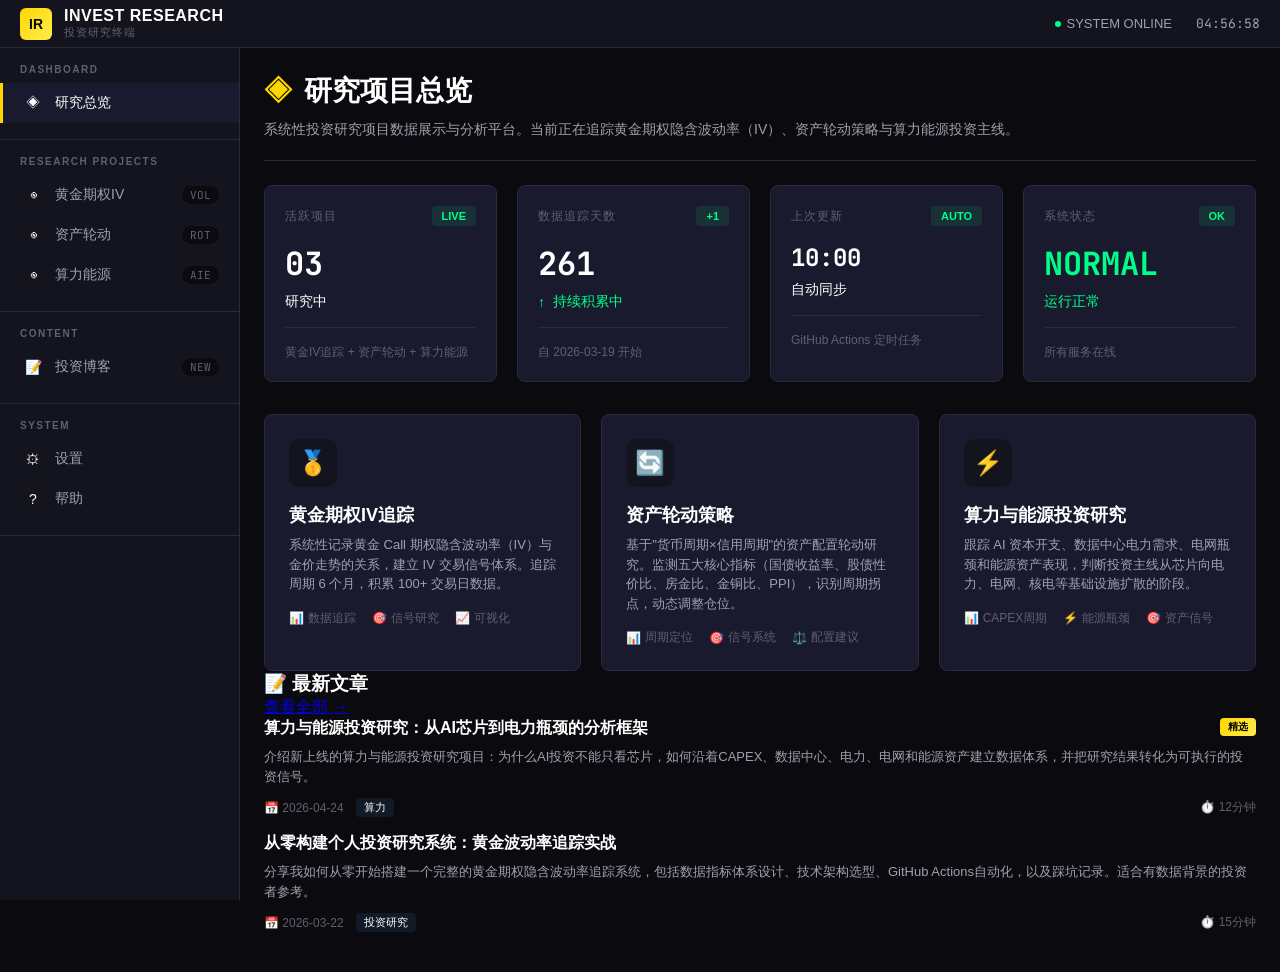
<file: index.html>
<!DOCTYPE html>
<html lang="zh-CN">
<head>
    <meta charset="UTF-8">
    <meta name="viewport" content="width=device-width, initial-scale=1.0">
    <title>投资研究终端 - Investment Research Terminal</title>
    <link rel="stylesheet" href="assets/css/terminal.css">
    <link rel="preconnect" href="https://fonts.googleapis.com">
    <link href="https://fonts.googleapis.com/css2?family=JetBrains+Mono:wght@400;600;700&display=swap" rel="stylesheet">
</head>
<body>
    <!-- 顶部状态栏 -->
    <header class="top-bar">
        <div class="brand">
            <div class="brand-icon">IR</div>
            <div>
                <div class="brand-text">INVEST RESEARCH</div>
                <div class="brand-sub">投资研究终端</div>
            </div>
        </div>
        <div class="top-status">
            <div class="status-item">
                <span class="status-indicator"></span>
                <span>SYSTEM ONLINE</span>
            </div>
            <div class="status-item mono" id="currentTime">
                --:--:--
            </div>
        </div>
    </header>

    <!-- 左侧导航 -->
    <aside class="sidebar">
        <nav class="nav-section">
            <div class="nav-title">Dashboard</div>
            <ul class="nav-list">
                <li class="nav-item active" onclick="location.href='index.html'">
                    <span class="nav-icon">◈</span>
                    <span class="nav-text">研究总览</span>
                </li>
            </ul>
        </nav>

        <nav class="nav-section">
            <div class="nav-title">Research Projects</div>
            <ul class="nav-list" id="projectNav">
                <li class="nav-item" onclick="location.href='projects/gold-iv/index.html'">
                    <span class="nav-icon">◉</span>
                    <span class="nav-text">黄金期权IV</span>
                    <span class="nav-badge">VOL</span>
                </li>
                <li class="nav-item" onclick="location.href='projects/asset-rotation/index.html'">
                    <span class="nav-icon">◉</span>
                    <span class="nav-text">资产轮动</span>
                    <span class="nav-badge">ROT</span>
                </li>
                <li class="nav-item" onclick="location.href='projects/ai-energy/index.html'">
                    <span class="nav-icon">◉</span>
                    <span class="nav-text">算力能源</span>
                    <span class="nav-badge">AIE</span>
                </li>
            </ul>
        </nav>

        <nav class="nav-section">
            <div class="nav-title">Content</div>
            <ul class="nav-list">
                <li class="nav-item" onclick="location.href='blog/index.html'">
                    <span class="nav-icon">📝</span>
                    <span class="nav-text">投资博客</span>
                    <span class="nav-badge">NEW</span>
                </li>
            </ul>
        </nav>

        <nav class="nav-section">
            <div class="nav-title">System</div>
            <ul class="nav-list">
                <li class="nav-item">
                    <span class="nav-icon">⚙</span>
                    <span class="nav-text">设置</span>
                </li>
                <li class="nav-item">
                    <span class="nav-icon">?</span>
                    <span class="nav-text">帮助</span>
                </li>
            </ul>
        </nav>
    </aside>

    <!-- 主内容区 -->
    <main class="main-content">
        <div class="page-header">
            <h1 class="page-title">
                <span class="page-title-icon">◈</span>
                研究项目总览
            </h1>
            <p class="page-desc">
                系统性投资研究项目数据展示与分析平台。当前正在追踪黄金期权隐含波动率（IV）、资产轮动策略与算力能源投资主线。
            </p>
        </div>

        <!-- 统计概览 -->
        <div class="grid grid-4" style="margin-bottom: 32px;">
            <div class="data-card">
                <div class="card-header">
                    <div class="card-title">活跃项目</div>
                    <div class="card-badge badge-live">LIVE</div>
                </div>
                <div class="card-value mono">03</div>
                <div class="card-change">
                    <span>研究中</span>
                </div>
                <div class="card-footer">
                    黄金IV追踪 + 资产轮动 + 算力能源
                </div>
            </div>

            <div class="data-card">
                <div class="card-header">
                    <div class="card-title">数据追踪天数</div>
                    <div class="card-badge badge-up">+1</div>
                </div>
                <div class="card-value mono" id="trackingDays">--</div>
                <div class="card-change change-up">
                    <span>↑</span>
                    <span>持续积累中</span>
                </div>
                <div class="card-footer">
                    自 2026-03-19 开始
                </div>
            </div>

            <div class="data-card">
                <div class="card-header">
                    <div class="card-title">上次更新</div>
                    <div class="card-badge badge-up">AUTO</div>
                </div>
                <div class="card-value mono" style="font-size: 24px;" id="lastUpdateTime">
                    --:--
                </div>
                <div class="card-change">
                    <span>自动同步</span>
                </div>
                <div class="card-footer">
                    GitHub Actions 定时任务
                </div>
            </div>

            <div class="data-card">
                <div class="card-header">
                    <div class="card-title">系统状态</div>
                    <div class="card-badge badge-up">OK</div>
                </div>
                <div class="card-value mono" style="color: var(--color-up);">NORMAL</div>
                <div class="card-change change-up">
                    <span>运行正常</span>
                </div>
                <div class="card-footer">
                    所有服务在线
                </div>
            </div>
        </div>

        <!-- 项目卡片 -->
        <div class="grid grid-3">
            <!-- 黄金项目 -->
            <div class="project-card" onclick="location.href='projects/gold-iv/index.html'">
                <div class="project-icon" style="color: var(--color-gold);">🥇</div>
                <div class="project-title">黄金期权IV追踪</div>
                <div class="project-desc">
                    系统性记录黄金 Call 期权隐含波动率（IV）与金价走势的关系，建立 IV 交易信号体系。追踪周期 6 个月，积累 100+ 交易日数据。
                </div>
                <div class="project-meta">
                    <div class="project-meta-item">
                        <span>📊</span>
                        <span>数据追踪</span>
                    </div>
                    <div class="project-meta-item">
                        <span>🎯</span>
                        <span>信号研究</span>
                    </div>
                    <div class="project-meta-item">
                        <span>📈</span>
                        <span>可视化</span>
                    </div>
                </div>
            </div>

            <!-- 资产轮动项目 -->
            <div class="project-card" onclick="location.href='projects/asset-rotation/index.html'">
                <div class="project-icon">🔄</div>
                <div class="project-title">资产轮动策略</div>
                <div class="project-desc">
                    基于"货币周期×信用周期"的资产配置轮动研究。监测五大核心指标（国债收益率、股债性价比、房金比、金铜比、PPI），识别周期拐点，动态调整仓位。
                </div>
                <div class="project-meta">
                    <div class="project-meta-item">
                        <span>📊</span>
                        <span>周期定位</span>
                    </div>
                    <div class="project-meta-item">
                        <span>🎯</span>
                        <span>信号系统</span>
                    </div>
                    <div class="project-meta-item">
                        <span>⚖️</span>
                        <span>配置建议</span>
                    </div>
                </div>
            </div>

            <!-- 算力能源项目 -->
            <div class="project-card" onclick="location.href='projects/ai-energy/index.html'">
                <div class="project-icon" style="color: var(--color-info);">⚡</div>
                <div class="project-title">算力与能源投资研究</div>
                <div class="project-desc">
                    跟踪 AI 资本开支、数据中心电力需求、电网瓶颈和能源资产表现，判断投资主线从芯片向电力、电网、核电等基础设施扩散的阶段。
                </div>
                <div class="project-meta">
                    <div class="project-meta-item">
                        <span>📊</span>
                        <span>CAPEX周期</span>
                    </div>
                    <div class="project-meta-item">
                        <span>⚡</span>
                        <span>能源瓶颈</span>
                    </div>
                    <div class="project-meta-item">
                        <span>🎯</span>
                        <span>资产信号</span>
                    </div>
                </div>
            </div>
        </div>

        <!-- 博客预览 -->
        <div class="blog-preview-section">
            <div class="blog-preview-header">
                <h3 class="blog-preview-title">
                    <span>📝</span>
                    <span>最新文章</span>
                </h3>
                <a href="blog/index.html" class="blog-preview-link">
                    查看全部 →
                </a>
            </div>
            
            <div class="blog-list" id="blogPreview">
                <!-- 文章将通过JavaScript动态加载 -->
            </div>
        </div>
    </main>

    <script>
        // 更新时间
        function updateTime() {
            const now = new Date();
            const timeStr = now.toLocaleTimeString('zh-CN', { 
                hour12: false,
                hour: '2-digit',
                minute: '2-digit',
                second: '2-digit'
            });
            document.getElementById('currentTime').textContent = timeStr;
        }
        setInterval(updateTime, 1000);
        updateTime();

        // 计算追踪天数
        const startDate = new Date('2026-03-19');
        const today = new Date();
        const days = Math.floor((today - startDate) / (1000 * 60 * 60 * 24));
        document.getElementById('trackingDays').textContent = days.toString().padStart(2, '0');

        // 上次更新时间
        const lastUpdate = new Date();
        lastUpdate.setHours(10, 0, 0);
        if (lastUpdate > today) {
            lastUpdate.setDate(lastUpdate.getDate() - 1);
        }
        document.getElementById('lastUpdateTime').textContent = 
            lastUpdate.toLocaleTimeString('zh-CN', { hour: '2-digit', minute: '2-digit' });

        // 加载博客预览
        async function loadBlogPreview() {
            try {
                const response = await fetch('blog/data/blog-data.json');
                const data = await response.json();
                
                // 只显示最新的3篇文章
                const posts = data.posts.slice(0, 3);
                const blogPreview = document.getElementById('blogPreview');
                
                if (posts.length === 0) {
                    blogPreview.innerHTML = `
                        <div style="text-align: center; padding: 40px; color: var(--text-muted);">
                            <div style="font-size: 32px; margin-bottom: 12px;">📭</div>
                            <div>暂无文章</div>
                        </div>
                    `;
                    return;
                }
                
                blogPreview.innerHTML = posts.map(post => `
                    <article class="blog-item" onclick="location.href='blog/${post.url}'" style="margin-bottom: 16px;">
                        <div style="display: flex; justify-content: space-between; align-items: flex-start; margin-bottom: 8px;">
                            <h4 style="font-size: 16px; font-weight: 600; color: var(--text-primary); margin: 0; flex: 1;">${post.title}</h4>
                            ${post.featured ? '<span style="background: linear-gradient(135deg, #ffd700, #ffed4e); color: #000; padding: 2px 8px; border-radius: 4px; font-size: 10px; font-weight: 600; margin-left: 8px;">精选</span>' : ''}
                        </div>
                        <p style="color: var(--text-secondary); font-size: 13px; line-height: 1.5; margin: 0 0 12px 0; display: -webkit-box; -webkit-line-clamp: 2; -webkit-box-orient: vertical; overflow: hidden;">${post.summary}</p>
                        <div style="display: flex; gap: 12px; align-items: center; flex-wrap: wrap;">
                            <span style="color: var(--text-muted); font-size: 12px;">📅 ${post.date}</span>
                            <span style="background: rgba(88, 166, 255, 0.1); color: var(--color-accent); padding: 2px 8px; border-radius: 4px; font-size: 11px;">${post.tags[0]}</span>
                            <span style="color: var(--text-muted); font-size: 12px; margin-left: auto;">⏱️ ${post.readTime}</span>
                        </div>
                    </article>
                `).join('');
            } catch (error) {
                console.error('Failed to load blog preview:', error);
            }
        }

        // 页面加载完成后加载博客预览
        loadBlogPreview();
    </script>
</body>
</html>
</file>
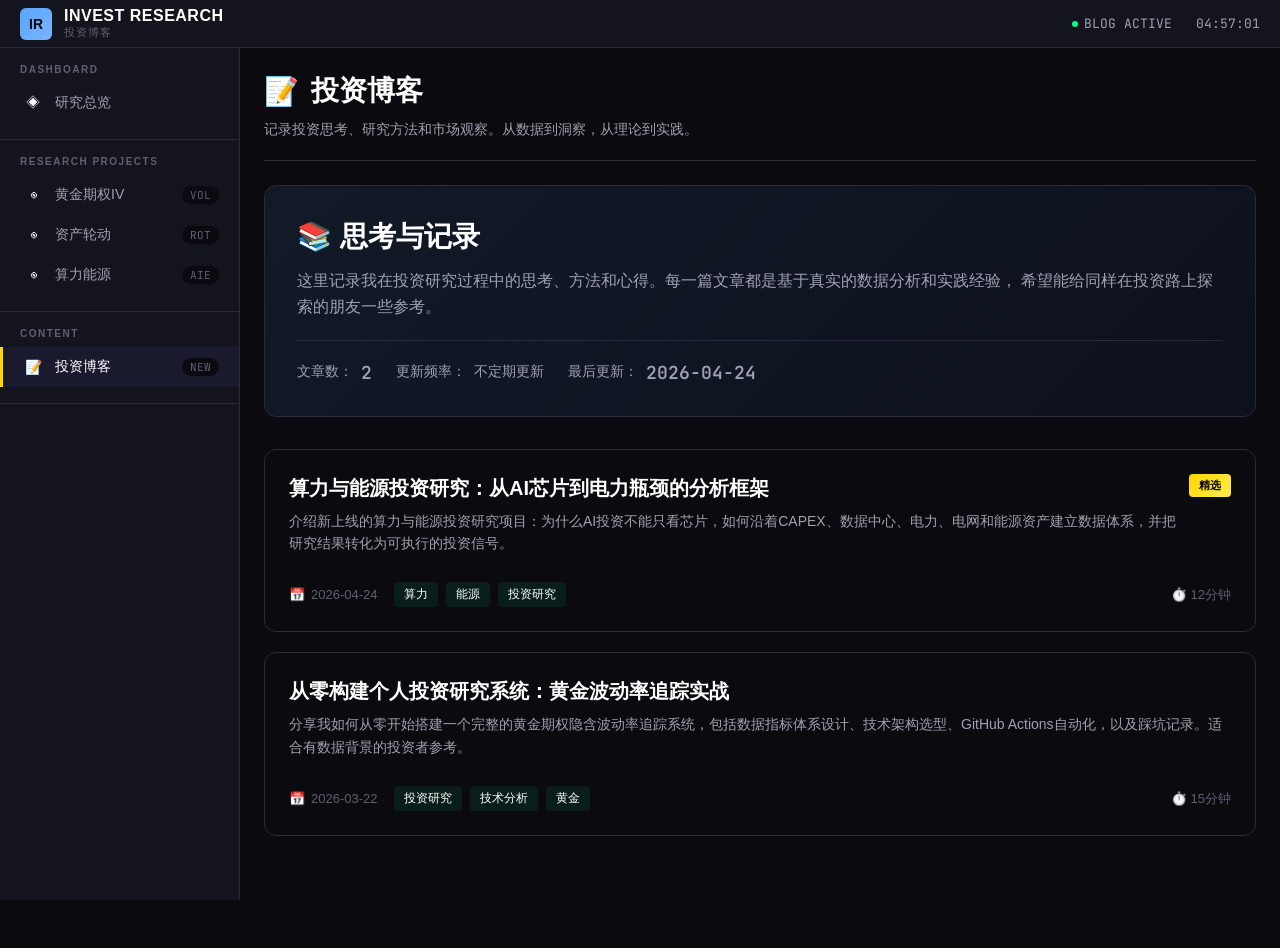
<file: blog/index.html>
<!DOCTYPE html>
<html lang="zh-CN">
<head>
    <meta charset="UTF-8">
    <meta name="viewport" content="width=device-width, initial-scale=1.0">
    <title>投资博客 - Investment Blog</title>
    <link rel="stylesheet" href="../assets/css/terminal.css">
    <link rel="stylesheet" href="../assets/css/blog.css">
    <link href="https://fonts.googleapis.com/css2?family=JetBrains+Mono:wght@400;600;700&display=swap" rel="stylesheet">
</head>
<body>
    <!-- 顶部状态栏 -->
    <header class="top-bar">
        <div class="brand">
            <div class="brand-icon" style="background: linear-gradient(135deg, #58a6ff, #7bb3ff);">IR</div>
            <div>
                <div class="brand-text">INVEST RESEARCH</div>
                <div class="brand-sub">投资博客</div>
            </div>
        </div>
        <div class="top-status">
            <div class="status-item">
                <span class="status-indicator"></span>
                <span class="mono">BLOG ACTIVE</span>
            </div>
            <div class="status-item mono" id="currentTime">--:--:--</div>
        </div>
    </header>

    <!-- 左侧导航 -->
    <aside class="sidebar">
        <nav class="nav-section">
            <div class="nav-title">Dashboard</div>
            <ul class="nav-list">
                <li class="nav-item" onclick="location.href='../index.html'">
                    <span class="nav-icon">◈</span>
                    <span class="nav-text">研究总览</span>
                </li>
            </ul>
        </nav>

        <nav class="nav-section">
            <div class="nav-title">Research Projects</div>
            <ul class="nav-list">
                <li class="nav-item" onclick="location.href='../projects/gold-iv/index.html'">
                    <span class="nav-icon">◉</span>
                    <span class="nav-text">黄金期权IV</span>
                    <span class="nav-badge">VOL</span>
                </li>
                <li class="nav-item" onclick="location.href='../projects/asset-rotation/index.html'">
                    <span class="nav-icon">◉</span>
                    <span class="nav-text">资产轮动</span>
                    <span class="nav-badge">ROT</span>
                </li>
                <li class="nav-item" onclick="location.href='../projects/ai-energy/index.html'">
                    <span class="nav-icon">◉</span>
                    <span class="nav-text">算力能源</span>
                    <span class="nav-badge">AIE</span>
                </li>
            </ul>
        </nav>

        <nav class="nav-section">
            <div class="nav-title">Content</div>
            <ul class="nav-list">
                <li class="nav-item active" onclick="location.href='index.html'">
                    <span class="nav-icon">📝</span>
                    <span class="nav-text">投资博客</span>
                    <span class="nav-badge">NEW</span>
                </li>
            </ul>
        </nav>
    </aside>

    <!-- 主内容区 -->
    <main class="main-content">
        <div class="page-header">
            <h1 class="page-title">
                <span class="page-title-icon" style="color: var(--color-accent);">📝</span>
                投资博客
            </h1>
            <p class="page-desc">
                记录投资思考、研究方法和市场观察。从数据到洞察，从理论到实践。
            </p>
        </div>

        <!-- 博客头部信息 -->
        <div class="blog-header">
            <h2>📚 思考与记录</h2>
            <p>
                这里记录我在投资研究过程中的思考、方法和心得。每一篇文章都是基于真实的数据分析和实践经验，
                希望能给同样在投资路上探索的朋友一些参考。
            </p>
            <div class="blog-stats">
                <div class="blog-stat-item">
                    <span>文章数：</span>
                    <span class="mono" id="totalPosts">--</span>
                </div>
                <div class="blog-stat-item">
                    <span>更新频率：</span>
                    <span>不定期更新</span>
                </div>
                <div class="blog-stat-item">
                    <span>最后更新：</span>
                    <span class="mono" id="lastUpdated">--</span>
                </div>
            </div>
        </div>

        <!-- 文章列表 -->
        <div id="blogList" class="blog-list">
            <!-- 文章将通过JavaScript动态加载 -->
        </div>
    </main>

    <script>
        // 更新时间
        function updateTime() {
            const now = new Date();
            const timeStr = now.toLocaleTimeString('zh-CN', { 
                hour12: false,
                hour: '2-digit',
                minute: '2-digit',
                second: '2-digit'
            });
            document.getElementById('currentTime').textContent = timeStr;
        }
        setInterval(updateTime, 1000);
        updateTime();

        // 加载博客数据
        async function loadBlogData() {
            try {
                const response = await fetch('data/blog-data.json');
                const data = await response.json();
                
                // 更新统计信息
                document.getElementById('totalPosts').textContent = data.totalPosts;
                document.getElementById('lastUpdated').textContent = data.lastUpdated;
                
                // 渲染文章列表
                renderBlogList(data.posts);
            } catch (error) {
                console.error('Failed to load blog data:', error);
                document.getElementById('blogList').innerHTML = `
                    <div style="text-align: center; padding: 40px; color: var(--text-muted);">
                        <div style="font-size: 48px; margin-bottom: 16px;">📭</div>
                        <div>暂无文章</div>
                    </div>
                `;
            }
        }

        // 渲染文章列表
        function renderBlogList(posts) {
            const blogList = document.getElementById('blogList');
            
            if (posts.length === 0) {
                blogList.innerHTML = `
                    <div style="text-align: center; padding: 40px; color: var(--text-muted);">
                        <div style="font-size: 48px; margin-bottom: 16px;">📭</div>
                        <div>暂无文章</div>
                    </div>
                `;
                return;
            }
            
            blogList.innerHTML = posts.map(post => `
                <article class="blog-item" onclick="location.href='${post.url}'">
                    <div class="blog-item-header">
                        <div style="flex: 1;">
                            <h3 class="blog-item-title">${post.title}</h3>
                            <p class="blog-item-summary">${post.summary}</p>
                        </div>
                        ${post.featured ? '<span style="background: linear-gradient(135deg, #ffd700, #ffed4e); color: #000; padding: 4px 10px; border-radius: 4px; font-size: 11px; font-weight: 600;">精选</span>' : ''}
                    </div>
                    <div class="blog-item-meta">
                        <div class="blog-item-date">
                            <span>📅</span>
                            <span>${post.date}</span>
                        </div>
                        <div class="blog-item-tags">
                            ${post.tags.map(tag => `<span class="blog-tag ${post.category}">${tag}</span>`).join('')}
                        </div>
                        <div class="blog-item-readtime">
                            <span>⏱️ ${post.readTime}</span>
                        </div>
                    </div>
                </article>
            `).join('');
        }

        // 页面加载完成后加载数据
        document.addEventListener('DOMContentLoaded', loadBlogData);
    </script>
</body>
</html>
</file>
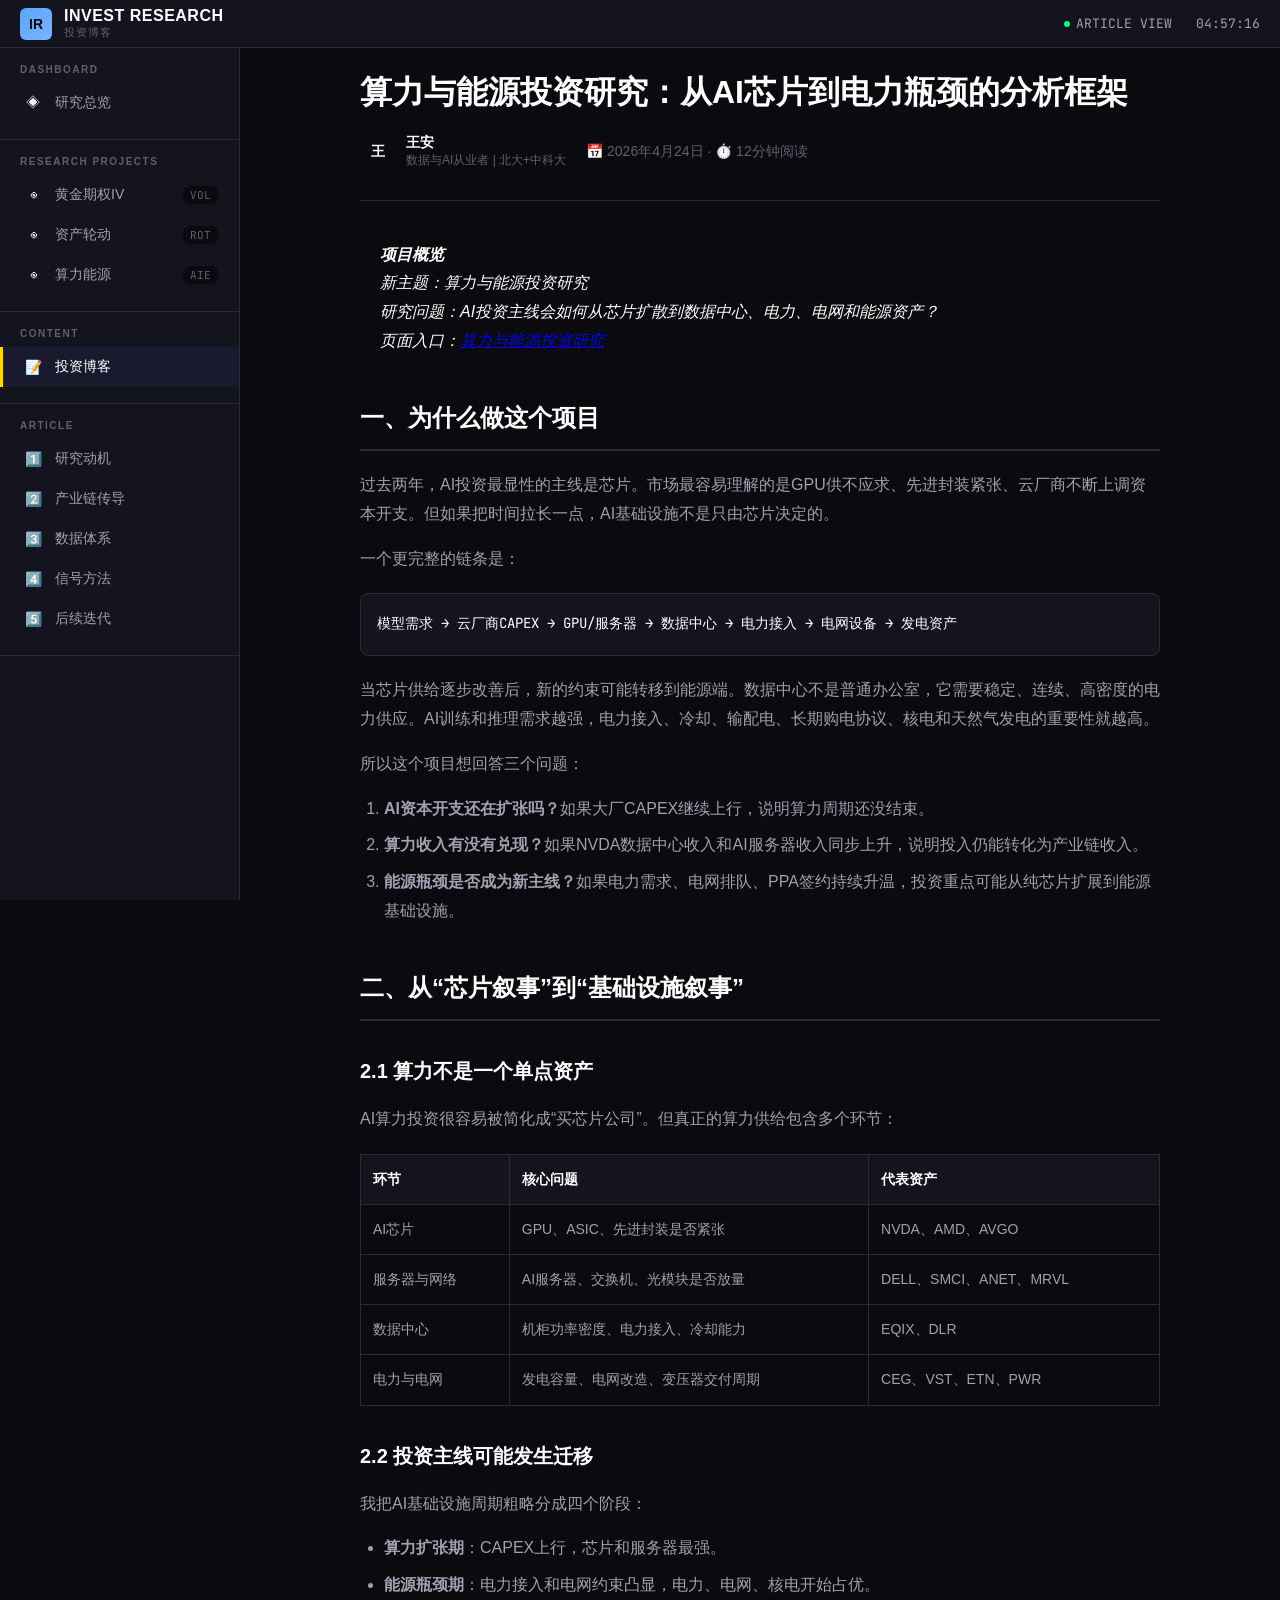
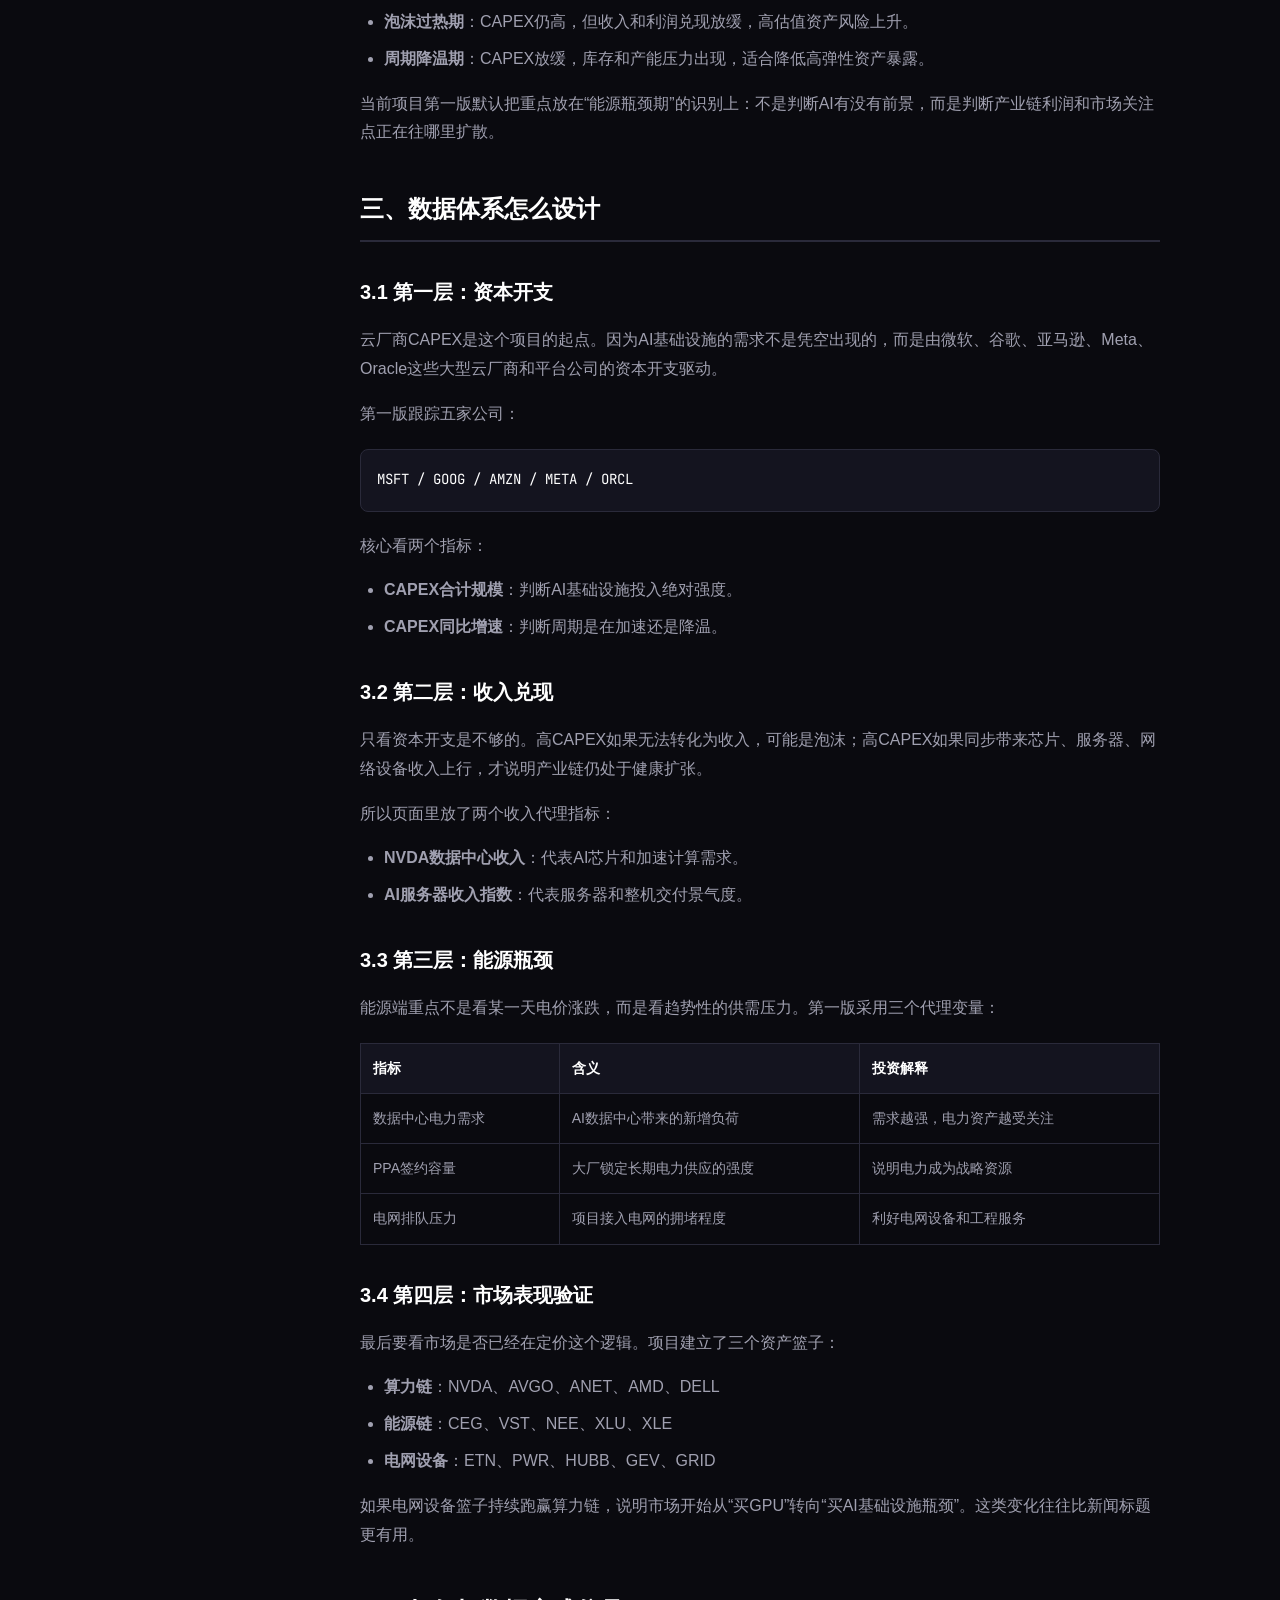
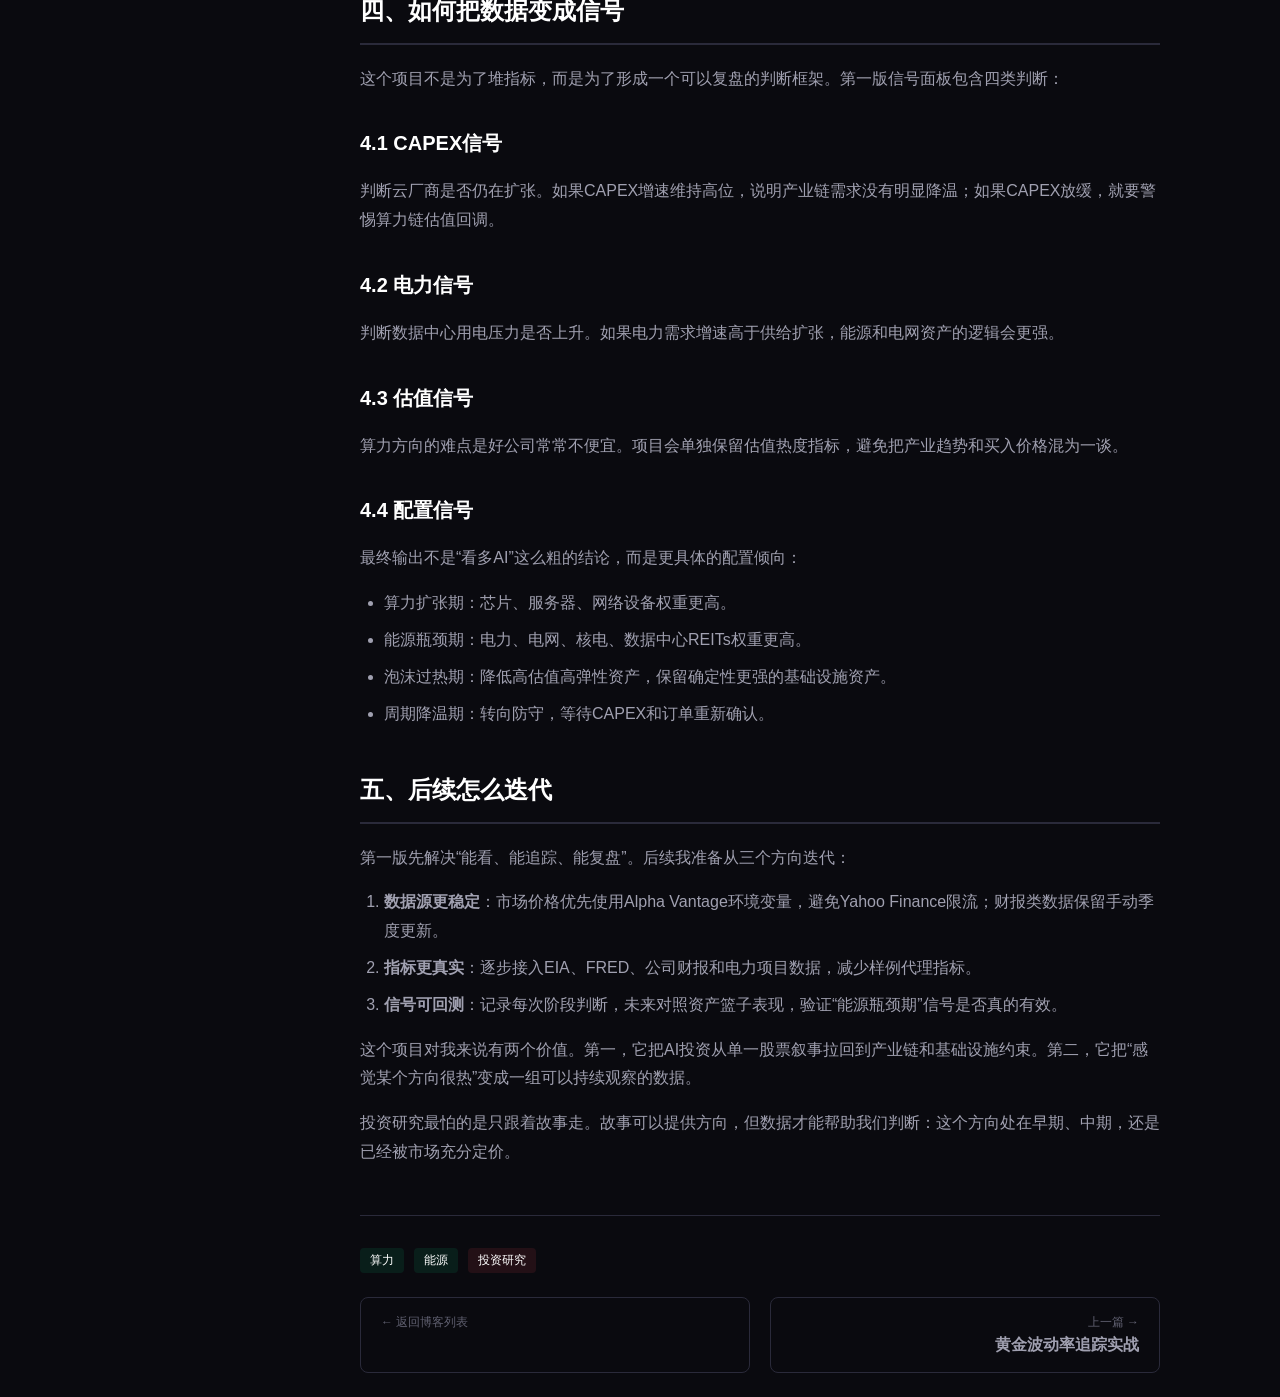
<file: blog/posts/ai-energy-investment-framework.html>
<!DOCTYPE html>
<html lang="zh-CN">
<head>
    <meta charset="UTF-8">
    <meta name="viewport" content="width=device-width, initial-scale=1.0">
    <title>算力与能源投资研究：从AI芯片到电力瓶颈的分析框架 - Investment Blog</title>
    <link rel="stylesheet" href="../../assets/css/terminal.css">
    <link rel="stylesheet" href="../../assets/css/blog.css">
    <link href="https://fonts.googleapis.com/css2?family=JetBrains+Mono:wght@400;600;700&display=swap" rel="stylesheet">
</head>
<body>
    <header class="top-bar">
        <div class="brand">
            <div class="brand-icon" style="background: linear-gradient(135deg, #58a6ff, #7bb3ff);">IR</div>
            <div>
                <div class="brand-text">INVEST RESEARCH</div>
                <div class="brand-sub">投资博客</div>
            </div>
        </div>
        <div class="top-status">
            <div class="status-item">
                <span class="status-indicator"></span>
                <span class="mono">ARTICLE VIEW</span>
            </div>
            <div class="status-item mono" id="currentTime">--:--:--</div>
        </div>
    </header>

    <aside class="sidebar">
        <nav class="nav-section">
            <div class="nav-title">Dashboard</div>
            <ul class="nav-list">
                <li class="nav-item" onclick="location.href='../../index.html'">
                    <span class="nav-icon">◈</span>
                    <span class="nav-text">研究总览</span>
                </li>
            </ul>
        </nav>

        <nav class="nav-section">
            <div class="nav-title">Research Projects</div>
            <ul class="nav-list">
                <li class="nav-item" onclick="location.href='../../projects/gold-iv/index.html'">
                    <span class="nav-icon">◉</span>
                    <span class="nav-text">黄金期权IV</span>
                    <span class="nav-badge">VOL</span>
                </li>
                <li class="nav-item" onclick="location.href='../../projects/asset-rotation/index.html'">
                    <span class="nav-icon">◉</span>
                    <span class="nav-text">资产轮动</span>
                    <span class="nav-badge">ROT</span>
                </li>
                <li class="nav-item" onclick="location.href='../../projects/ai-energy/index.html'">
                    <span class="nav-icon">◉</span>
                    <span class="nav-text">算力能源</span>
                    <span class="nav-badge">AIE</span>
                </li>
            </ul>
        </nav>

        <nav class="nav-section">
            <div class="nav-title">Content</div>
            <ul class="nav-list">
                <li class="nav-item active" onclick="location.href='../index.html'">
                    <span class="nav-icon">📝</span>
                    <span class="nav-text">投资博客</span>
                </li>
            </ul>
        </nav>

        <nav class="nav-section">
            <div class="nav-title">Article</div>
            <ul class="nav-list">
                <li class="nav-item" onclick="scrollToSection('why')">
                    <span class="nav-icon">1️⃣</span>
                    <span class="nav-text">研究动机</span>
                </li>
                <li class="nav-item" onclick="scrollToSection('chain')">
                    <span class="nav-icon">2️⃣</span>
                    <span class="nav-text">产业链传导</span>
                </li>
                <li class="nav-item" onclick="scrollToSection('data')">
                    <span class="nav-icon">3️⃣</span>
                    <span class="nav-text">数据体系</span>
                </li>
                <li class="nav-item" onclick="scrollToSection('signals')">
                    <span class="nav-icon">4️⃣</span>
                    <span class="nav-text">信号方法</span>
                </li>
                <li class="nav-item" onclick="scrollToSection('next')">
                    <span class="nav-icon">5️⃣</span>
                    <span class="nav-text">后续迭代</span>
                </li>
            </ul>
        </nav>
    </aside>

    <main class="main-content">
        <article class="blog-article">
            <header class="blog-article-header">
                <h1 class="blog-article-title">算力与能源投资研究：从AI芯片到电力瓶颈的分析框架</h1>

                <div class="blog-article-meta">
                    <div class="blog-article-author">
                        <div class="blog-author-avatar">王</div>
                        <div class="blog-author-info">
                            <div class="blog-author-name">王安</div>
                            <div class="blog-author-title">数据与AI从业者 | 北大+中科大</div>
                        </div>
                    </div>
                    <div class="blog-article-date">
                        📅 2026年4月24日 · ⏱️ 12分钟阅读
                    </div>
                </div>
            </header>

            <div class="blog-article-content">
                <blockquote>
                    <strong>项目概览</strong><br>
                    新主题：算力与能源投资研究<br>
                    研究问题：AI投资主线会如何从芯片扩散到数据中心、电力、电网和能源资产？<br>
                    页面入口：<a href="../../projects/ai-energy/index.html">算力与能源投资研究</a>
                </blockquote>

                <h2 id="why">一、为什么做这个项目</h2>

                <p>过去两年，AI投资最显性的主线是芯片。市场最容易理解的是GPU供不应求、先进封装紧张、云厂商不断上调资本开支。但如果把时间拉长一点，AI基础设施不是只由芯片决定的。</p>

                <p>一个更完整的链条是：</p>

                <pre><code>模型需求 → 云厂商CAPEX → GPU/服务器 → 数据中心 → 电力接入 → 电网设备 → 发电资产</code></pre>

                <p>当芯片供给逐步改善后，新的约束可能转移到能源端。数据中心不是普通办公室，它需要稳定、连续、高密度的电力供应。AI训练和推理需求越强，电力接入、冷却、输配电、长期购电协议、核电和天然气发电的重要性就越高。</p>

                <p>所以这个项目想回答三个问题：</p>

                <ol>
                    <li><strong>AI资本开支还在扩张吗？</strong>如果大厂CAPEX继续上行，说明算力周期还没结束。</li>
                    <li><strong>算力收入有没有兑现？</strong>如果NVDA数据中心收入和AI服务器收入同步上升，说明投入仍能转化为产业链收入。</li>
                    <li><strong>能源瓶颈是否成为新主线？</strong>如果电力需求、电网排队、PPA签约持续升温，投资重点可能从纯芯片扩展到能源基础设施。</li>
                </ol>

                <h2 id="chain">二、从“芯片叙事”到“基础设施叙事”</h2>

                <h3>2.1 算力不是一个单点资产</h3>

                <p>AI算力投资很容易被简化成“买芯片公司”。但真正的算力供给包含多个环节：</p>

                <table>
                    <thead>
                        <tr>
                            <th>环节</th>
                            <th>核心问题</th>
                            <th>代表资产</th>
                        </tr>
                    </thead>
                    <tbody>
                        <tr>
                            <td>AI芯片</td>
                            <td>GPU、ASIC、先进封装是否紧张</td>
                            <td>NVDA、AMD、AVGO</td>
                        </tr>
                        <tr>
                            <td>服务器与网络</td>
                            <td>AI服务器、交换机、光模块是否放量</td>
                            <td>DELL、SMCI、ANET、MRVL</td>
                        </tr>
                        <tr>
                            <td>数据中心</td>
                            <td>机柜功率密度、电力接入、冷却能力</td>
                            <td>EQIX、DLR</td>
                        </tr>
                        <tr>
                            <td>电力与电网</td>
                            <td>发电容量、电网改造、变压器交付周期</td>
                            <td>CEG、VST、ETN、PWR</td>
                        </tr>
                    </tbody>
                </table>

                <h3>2.2 投资主线可能发生迁移</h3>

                <p>我把AI基础设施周期粗略分成四个阶段：</p>

                <ul>
                    <li><strong>算力扩张期</strong>：CAPEX上行，芯片和服务器最强。</li>
                    <li><strong>能源瓶颈期</strong>：电力接入和电网约束凸显，电力、电网、核电开始占优。</li>
                    <li><strong>泡沫过热期</strong>：CAPEX仍高，但收入和利润兑现放缓，高估值资产风险上升。</li>
                    <li><strong>周期降温期</strong>：CAPEX放缓，库存和产能压力出现，适合降低高弹性资产暴露。</li>
                </ul>

                <p>当前项目第一版默认把重点放在“能源瓶颈期”的识别上：不是判断AI有没有前景，而是判断产业链利润和市场关注点正在往哪里扩散。</p>

                <h2 id="data">三、数据体系怎么设计</h2>

                <h3>3.1 第一层：资本开支</h3>

                <p>云厂商CAPEX是这个项目的起点。因为AI基础设施的需求不是凭空出现的，而是由微软、谷歌、亚马逊、Meta、Oracle这些大型云厂商和平台公司的资本开支驱动。</p>

                <p>第一版跟踪五家公司：</p>

                <pre><code>MSFT / GOOG / AMZN / META / ORCL</code></pre>

                <p>核心看两个指标：</p>

                <ul>
                    <li><strong>CAPEX合计规模</strong>：判断AI基础设施投入绝对强度。</li>
                    <li><strong>CAPEX同比增速</strong>：判断周期是在加速还是降温。</li>
                </ul>

                <h3>3.2 第二层：收入兑现</h3>

                <p>只看资本开支是不够的。高CAPEX如果无法转化为收入，可能是泡沫；高CAPEX如果同步带来芯片、服务器、网络设备收入上行，才说明产业链仍处于健康扩张。</p>

                <p>所以页面里放了两个收入代理指标：</p>

                <ul>
                    <li><strong>NVDA数据中心收入</strong>：代表AI芯片和加速计算需求。</li>
                    <li><strong>AI服务器收入指数</strong>：代表服务器和整机交付景气度。</li>
                </ul>

                <h3>3.3 第三层：能源瓶颈</h3>

                <p>能源端重点不是看某一天电价涨跌，而是看趋势性的供需压力。第一版采用三个代理变量：</p>

                <table>
                    <thead>
                        <tr>
                            <th>指标</th>
                            <th>含义</th>
                            <th>投资解释</th>
                        </tr>
                    </thead>
                    <tbody>
                        <tr>
                            <td>数据中心电力需求</td>
                            <td>AI数据中心带来的新增负荷</td>
                            <td>需求越强，电力资产越受关注</td>
                        </tr>
                        <tr>
                            <td>PPA签约容量</td>
                            <td>大厂锁定长期电力供应的强度</td>
                            <td>说明电力成为战略资源</td>
                        </tr>
                        <tr>
                            <td>电网排队压力</td>
                            <td>项目接入电网的拥堵程度</td>
                            <td>利好电网设备和工程服务</td>
                        </tr>
                    </tbody>
                </table>

                <h3>3.4 第四层：市场表现验证</h3>

                <p>最后要看市场是否已经在定价这个逻辑。项目建立了三个资产篮子：</p>

                <ul>
                    <li><strong>算力链</strong>：NVDA、AVGO、ANET、AMD、DELL</li>
                    <li><strong>能源链</strong>：CEG、VST、NEE、XLU、XLE</li>
                    <li><strong>电网设备</strong>：ETN、PWR、HUBB、GEV、GRID</li>
                </ul>

                <p>如果电网设备篮子持续跑赢算力链，说明市场开始从“买GPU”转向“买AI基础设施瓶颈”。这类变化往往比新闻标题更有用。</p>

                <h2 id="signals">四、如何把数据变成信号</h2>

                <p>这个项目不是为了堆指标，而是为了形成一个可以复盘的判断框架。第一版信号面板包含四类判断：</p>

                <h3>4.1 CAPEX信号</h3>

                <p>判断云厂商是否仍在扩张。如果CAPEX增速维持高位，说明产业链需求没有明显降温；如果CAPEX放缓，就要警惕算力链估值回调。</p>

                <h3>4.2 电力信号</h3>

                <p>判断数据中心用电压力是否上升。如果电力需求增速高于供给扩张，能源和电网资产的逻辑会更强。</p>

                <h3>4.3 估值信号</h3>

                <p>算力方向的难点是好公司常常不便宜。项目会单独保留估值热度指标，避免把产业趋势和买入价格混为一谈。</p>

                <h3>4.4 配置信号</h3>

                <p>最终输出不是“看多AI”这么粗的结论，而是更具体的配置倾向：</p>

                <ul>
                    <li>算力扩张期：芯片、服务器、网络设备权重更高。</li>
                    <li>能源瓶颈期：电力、电网、核电、数据中心REITs权重更高。</li>
                    <li>泡沫过热期：降低高估值高弹性资产，保留确定性更强的基础设施资产。</li>
                    <li>周期降温期：转向防守，等待CAPEX和订单重新确认。</li>
                </ul>

                <h2 id="next">五、后续怎么迭代</h2>

                <p>第一版先解决“能看、能追踪、能复盘”。后续我准备从三个方向迭代：</p>

                <ol>
                    <li><strong>数据源更稳定</strong>：市场价格优先使用Alpha Vantage环境变量，避免Yahoo Finance限流；财报类数据保留手动季度更新。</li>
                    <li><strong>指标更真实</strong>：逐步接入EIA、FRED、公司财报和电力项目数据，减少样例代理指标。</li>
                    <li><strong>信号可回测</strong>：记录每次阶段判断，未来对照资产篮子表现，验证“能源瓶颈期”信号是否真的有效。</li>
                </ol>

                <p>这个项目对我来说有两个价值。第一，它把AI投资从单一股票叙事拉回到产业链和基础设施约束。第二，它把“感觉某个方向很热”变成一组可以持续观察的数据。</p>

                <p>投资研究最怕的是只跟着故事走。故事可以提供方向，但数据才能帮助我们判断：这个方向处在早期、中期，还是已经被市场充分定价。</p>
            </div>

            <footer class="blog-article-footer">
                <div class="blog-article-tags">
                    <span class="blog-tag tech">算力</span>
                    <span class="blog-tag tech">能源</span>
                    <span class="blog-tag strategy">投资研究</span>
                </div>

                <div class="blog-article-nav">
                    <a href="../index.html" class="blog-nav-btn prev">
                        <div class="blog-nav-label">← 返回博客列表</div>
                    </a>
                    <a href="building-investment-research-system.html" class="blog-nav-btn next">
                        <div class="blog-nav-label">上一篇 →</div>
                        <div class="blog-nav-title">黄金波动率追踪实战</div>
                    </a>
                </div>
            </footer>
        </article>
    </main>

    <script>
        function updateTime() {
            const now = new Date();
            const timeStr = now.toLocaleTimeString('zh-CN', {
                hour12: false,
                hour: '2-digit',
                minute: '2-digit',
                second: '2-digit'
            });
            document.getElementById('currentTime').textContent = timeStr;
        }
        setInterval(updateTime, 1000);
        updateTime();

        function scrollToSection(id) {
            const element = document.getElementById(id);
            if (element) {
                element.scrollIntoView({ behavior: 'smooth', block: 'start' });
            }
        }
    </script>
</body>
</html>
</file>
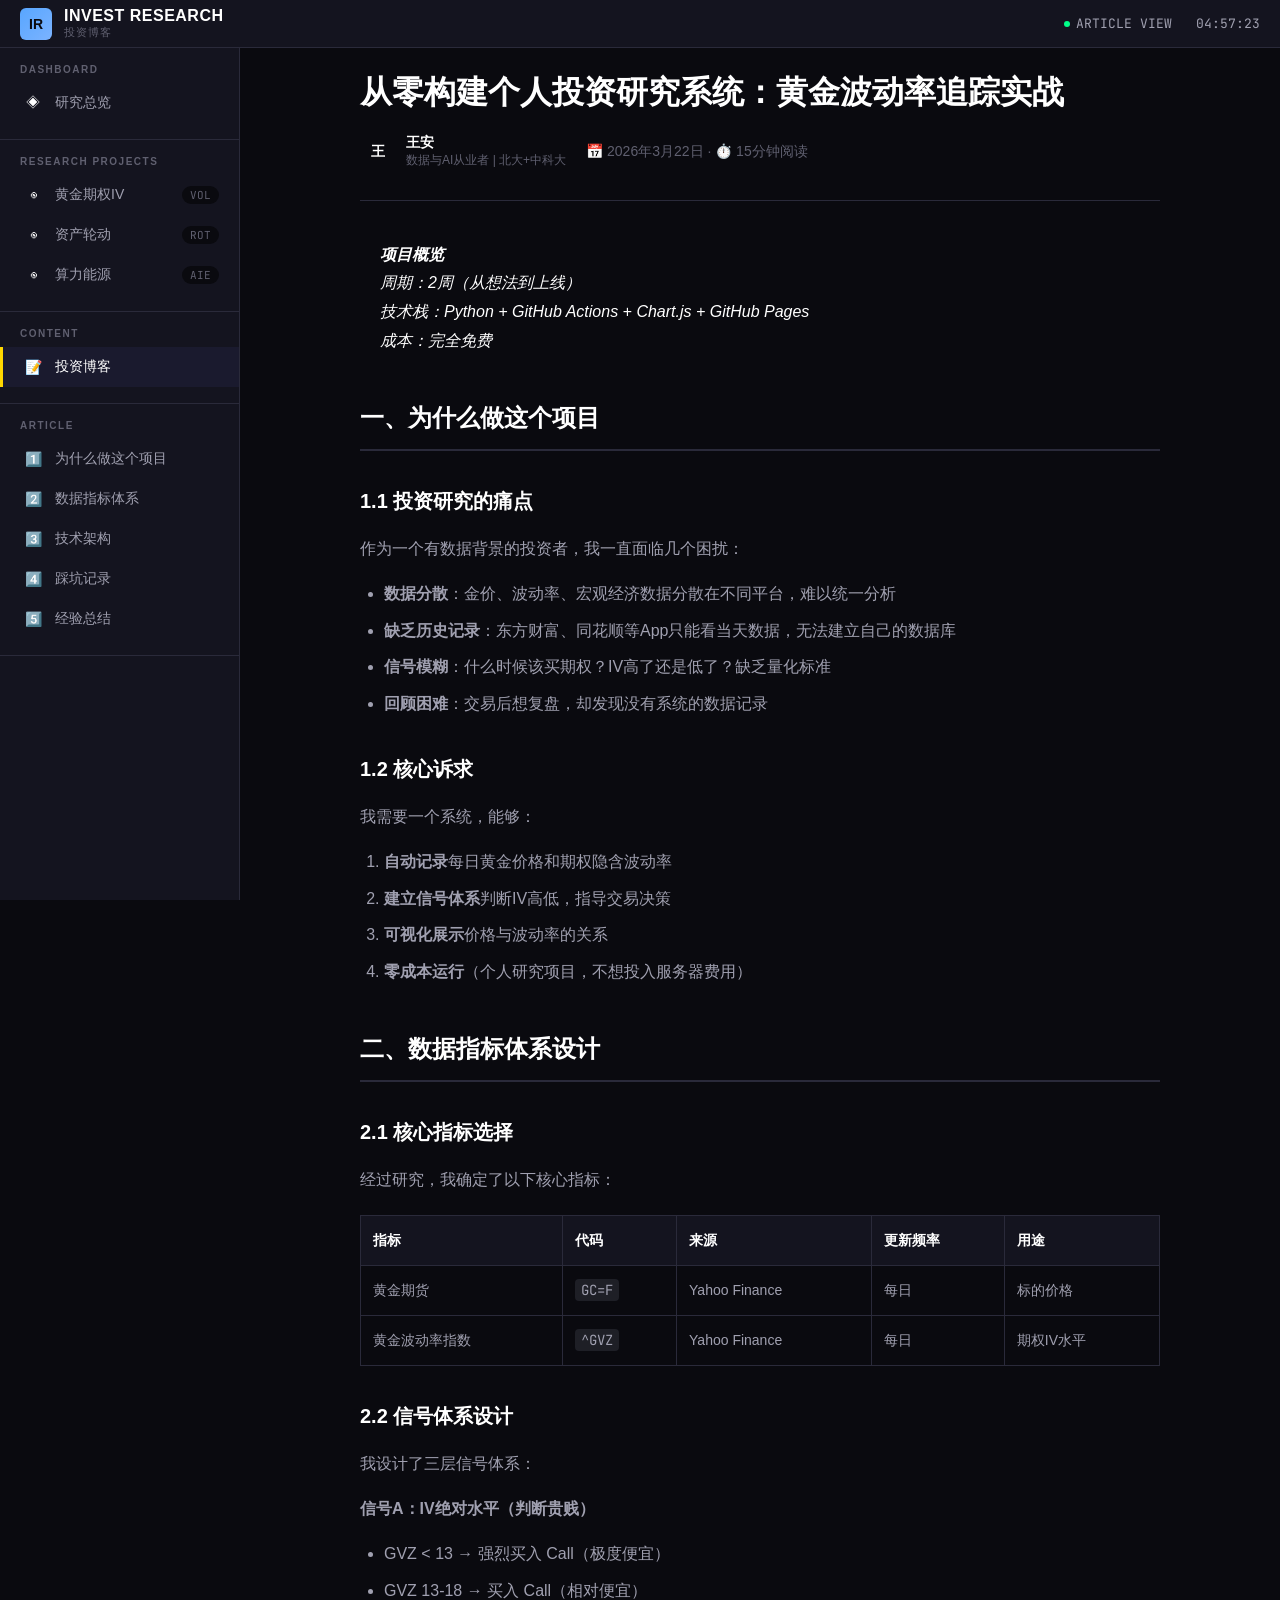
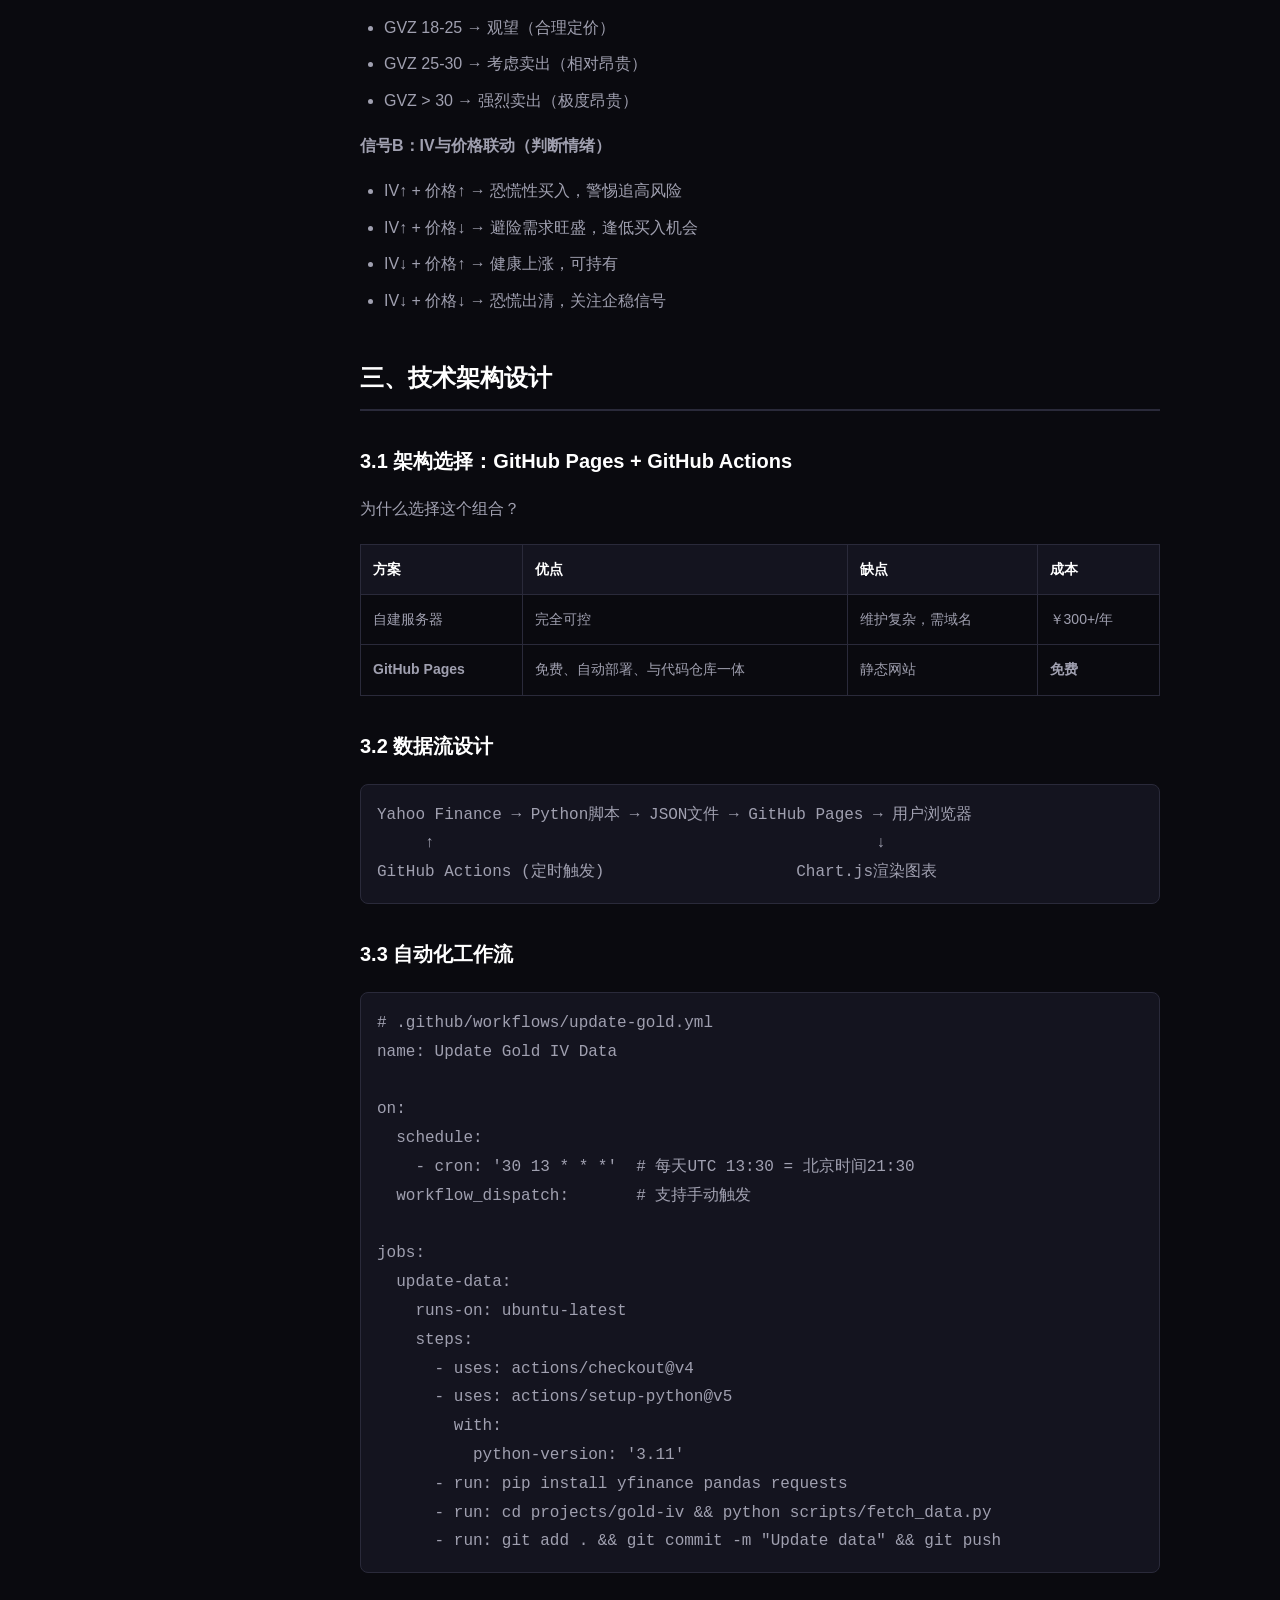
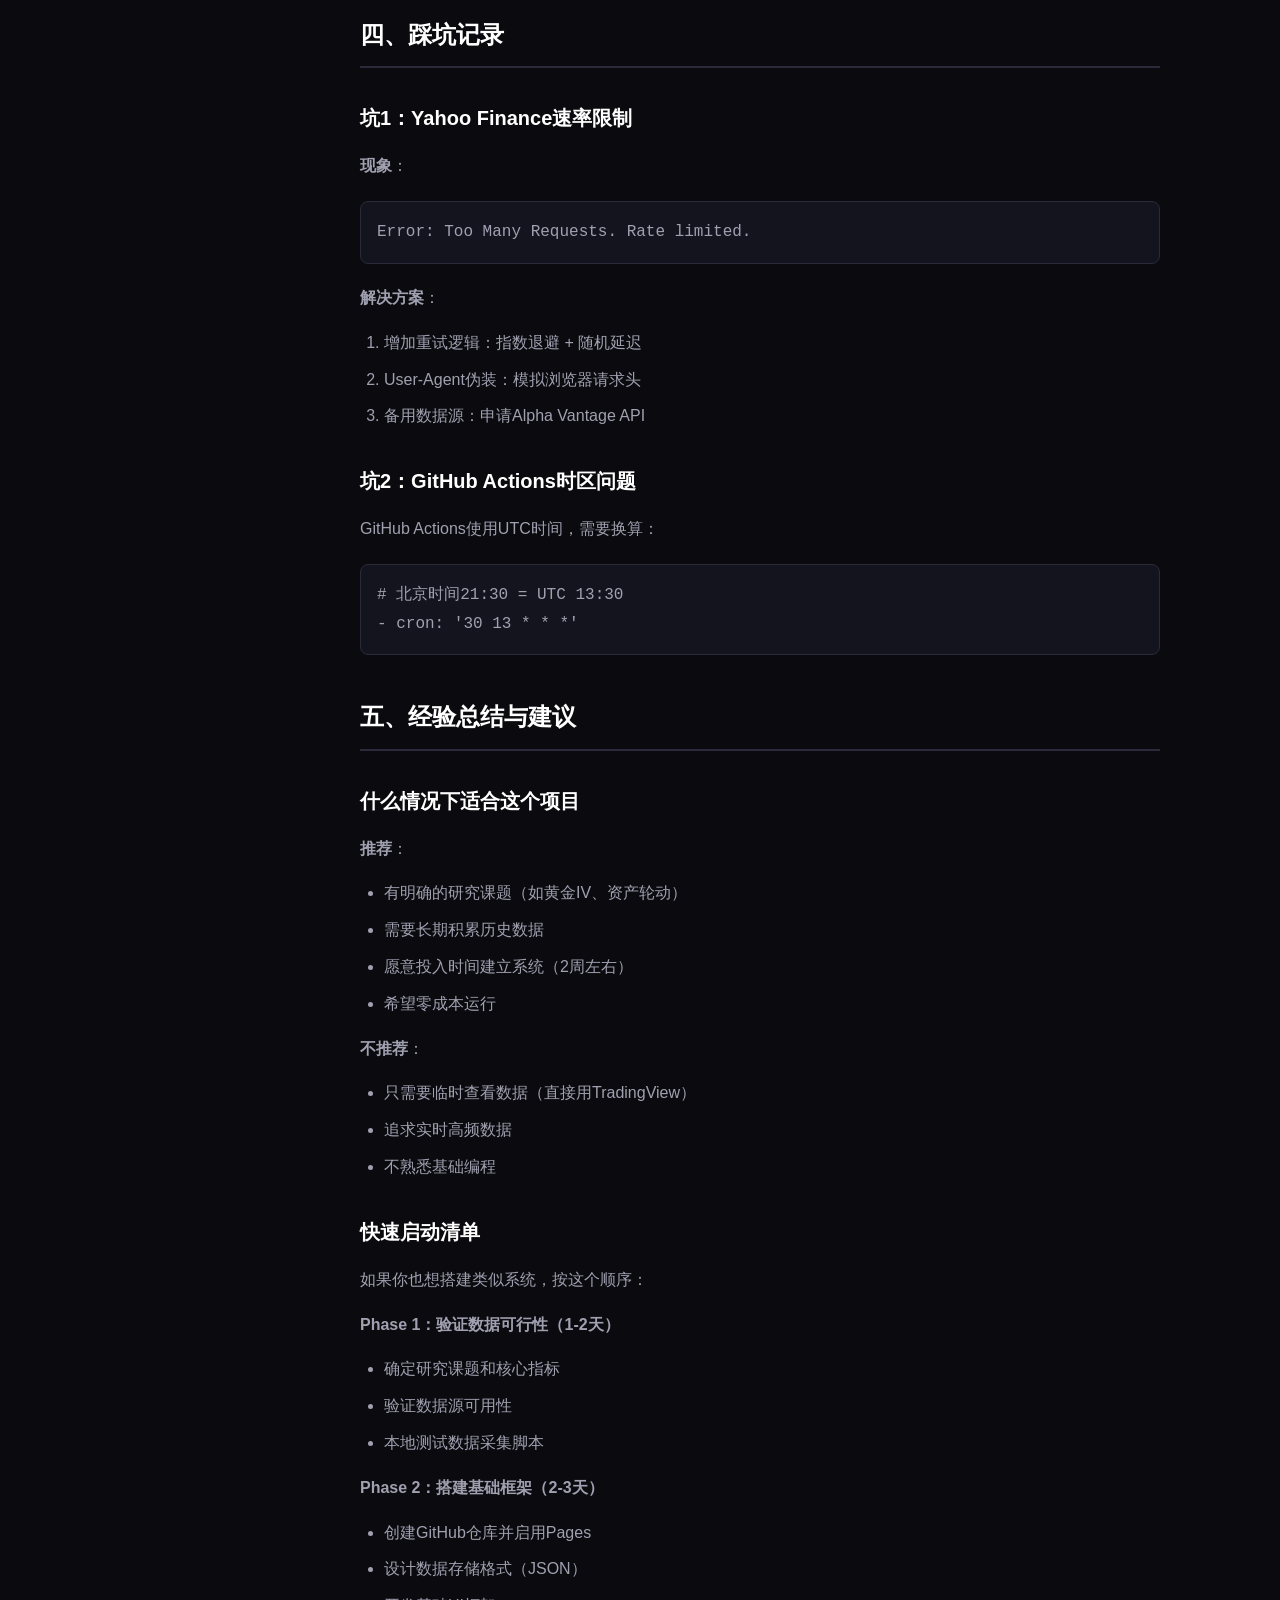
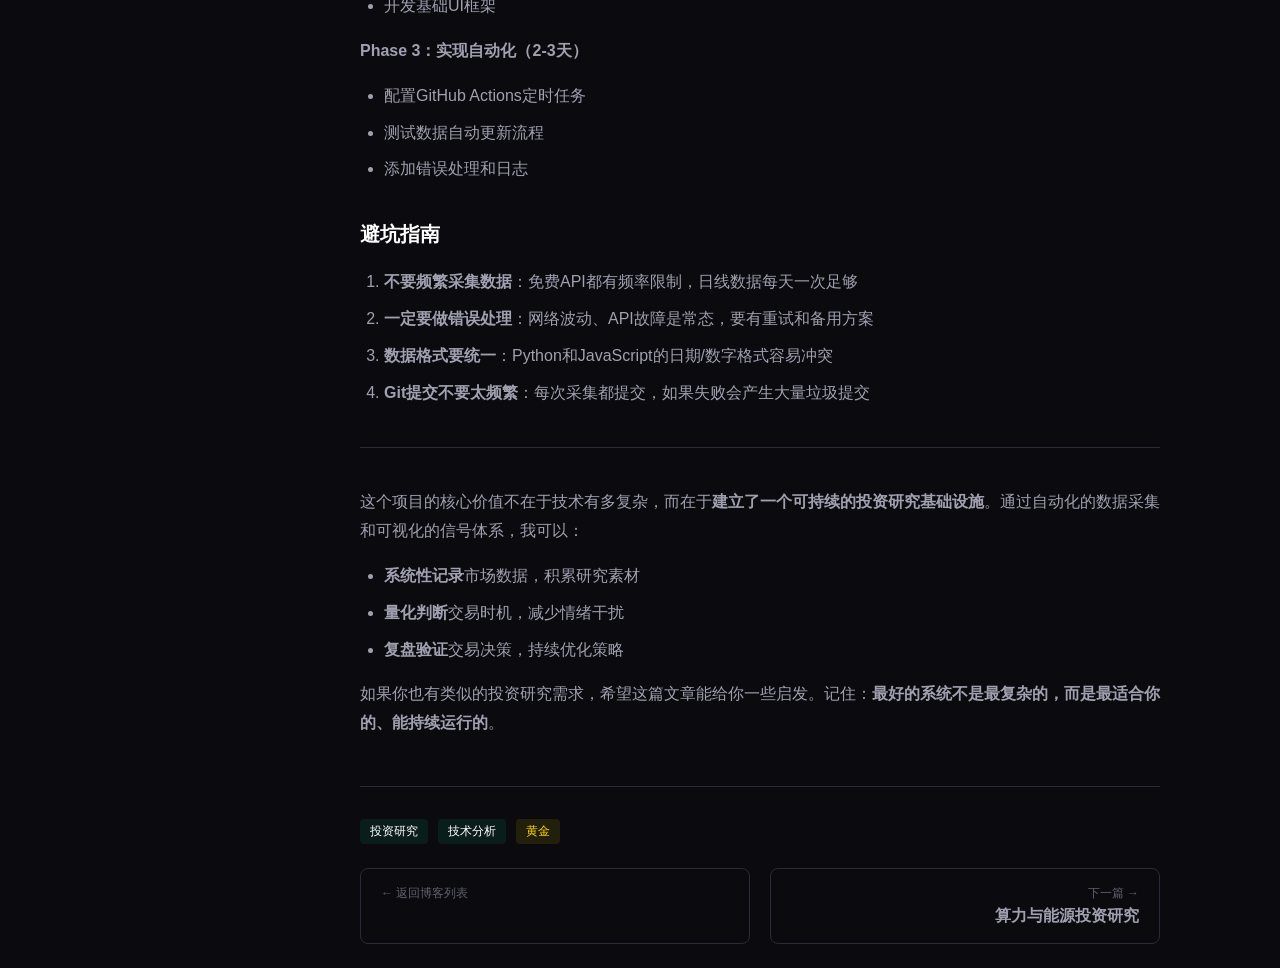
<file: blog/posts/building-investment-research-system.html>
<!DOCTYPE html>
<html lang="zh-CN">
<head>
    <meta charset="UTF-8">
    <meta name="viewport" content="width=device-width, initial-scale=1.0">
    <title>从零构建个人投资研究系统：黄金波动率追踪实战 - Investment Blog</title>
    <link rel="stylesheet" href="../../assets/css/terminal.css">
    <link rel="stylesheet" href="../../assets/css/blog.css">
    <link href="https://fonts.googleapis.com/css2?family=JetBrains+Mono:wght@400;600;700&display=swap" rel="stylesheet">
</head>
<body>
    <!-- 顶部状态栏 -->
    <header class="top-bar">
        <div class="brand">
            <div class="brand-icon" style="background: linear-gradient(135deg, #58a6ff, #7bb3ff);">IR</div>
            <div>
                <div class="brand-text">INVEST RESEARCH</div>
                <div class="brand-sub">投资博客</div>
            </div>
        </div>
        <div class="top-status">
            <div class="status-item">
                <span class="status-indicator"></span>
                <span class="mono">ARTICLE VIEW</span>
            </div>
            <div class="status-item mono" id="currentTime">--:--:--</div>
        </div>
    </header>

    <!-- 左侧导航 -->
    <aside class="sidebar">
        <nav class="nav-section">
            <div class="nav-title">Dashboard</div>
            <ul class="nav-list">
                <li class="nav-item" onclick="location.href='../../index.html'">
                    <span class="nav-icon">◈</span>
                    <span class="nav-text">研究总览</span>
                </li>
            </ul>
        </nav>

        <nav class="nav-section">
            <div class="nav-title">Research Projects</div>
            <ul class="nav-list">
                <li class="nav-item" onclick="location.href='../../projects/gold-iv/index.html'">
                    <span class="nav-icon">◉</span>
                    <span class="nav-text">黄金期权IV</span>
                    <span class="nav-badge">VOL</span>
                </li>
                <li class="nav-item" onclick="location.href='../../projects/asset-rotation/index.html'">
                    <span class="nav-icon">◉</span>
                    <span class="nav-text">资产轮动</span>
                    <span class="nav-badge">ROT</span>
                </li>
                <li class="nav-item" onclick="location.href='../../projects/ai-energy/index.html'">
                    <span class="nav-icon">◉</span>
                    <span class="nav-text">算力能源</span>
                    <span class="nav-badge">AIE</span>
                </li>
            </ul>
        </nav>

        <nav class="nav-section">
            <div class="nav-title">Content</div>
            <ul class="nav-list">
                <li class="nav-item active" onclick="location.href='../index.html'">
                    <span class="nav-icon">📝</span>
                    <span class="nav-text">投资博客</span>
                </li>
            </ul>
        </nav>

        <nav class="nav-section">
            <div class="nav-title">Article</div>
            <ul class="nav-list">
                <li class="nav-item" onclick="scrollToSection('why')">
                    <span class="nav-icon">1️⃣</span>
                    <span class="nav-text">为什么做这个项目</span>
                </li>
                <li class="nav-item" onclick="scrollToSection('metrics')">
                    <span class="nav-icon">2️⃣</span>
                    <span class="nav-text">数据指标体系</span>
                </li>
                <li class="nav-item" onclick="scrollToSection('tech')">
                    <span class="nav-icon">3️⃣</span>
                    <span class="nav-text">技术架构</span>
                </li>
                <li class="nav-item" onclick="scrollToSection('pitfalls')">
                    <span class="nav-icon">4️⃣</span>
                    <span class="nav-text">踩坑记录</span>
                </li>
                <li class="nav-item" onclick="scrollToSection('summary')">
                    <span class="nav-icon">5️⃣</span>
                    <span class="nav-text">经验总结</span>
                </li>
            </ul>
        </nav>
    </aside>

    <!-- 主内容区 -->
    <main class="main-content">
        <article class="blog-article">
            <!-- 文章头部 -->
            <header class="blog-article-header">
                <h1 class="blog-article-title">从零构建个人投资研究系统：黄金波动率追踪实战</h1>
                
                <div class="blog-article-meta">
                    <div class="blog-article-author">
                        <div class="blog-author-avatar">王</div>
                        <div class="blog-author-info">
                            <div class="blog-author-name">王安</div>
                            <div class="blog-author-title">数据与AI从业者 | 北大+中科大</div>
                        </div>
                    </div>
                    <div class="blog-article-date">
                        📅 2026年3月22日 · ⏱️ 15分钟阅读
                    </div>
                </div>
            </header>

            <!-- 文章内容 -->
            <div class="blog-article-content">
                <blockquote>
                    <strong>项目概览</strong><br>
                    周期：2周（从想法到上线）<br>
                    技术栈：Python + GitHub Actions + Chart.js + GitHub Pages<br>
                    成本：完全免费
                </blockquote>

                <h2 id="why">一、为什么做这个项目</h2>
                
                <h3>1.1 投资研究的痛点</h3>
                
                <p>作为一个有数据背景的投资者，我一直面临几个困扰：</p>
                
                <ul>
                    <li><strong>数据分散</strong>：金价、波动率、宏观经济数据分散在不同平台，难以统一分析</li>
                    <li><strong>缺乏历史记录</strong>：东方财富、同花顺等App只能看当天数据，无法建立自己的数据库</li>
                    <li><strong>信号模糊</strong>：什么时候该买期权？IV高了还是低了？缺乏量化标准</li>
                    <li><strong>回顾困难</strong>：交易后想复盘，却发现没有系统的数据记录</li>
                </ul>

                <h3>1.2 核心诉求</h3>
                
                <p>我需要一个系统，能够：</p>
                
                <ol>
                    <li><strong>自动记录</strong>每日黄金价格和期权隐含波动率</li>
                    <li><strong>建立信号体系</strong>判断IV高低，指导交易决策</li>
                    <li><strong>可视化展示</strong>价格与波动率的关系</li>
                    <li><strong>零成本运行</strong>（个人研究项目，不想投入服务器费用）</li>
                </ol>

                <h2 id="metrics">二、数据指标体系设计</h2>
                
                <h3>2.1 核心指标选择</h3>
                
                <p>经过研究，我确定了以下核心指标：</p>
                
                <table>
                    <thead>
                        <tr>
                            <th>指标</th>
                            <th>代码</th>
                            <th>来源</th>
                            <th>更新频率</th>
                            <th>用途</th>
                        </tr>
                    </thead>
                    <tbody>
                        <tr>
                            <td>黄金期货</td>
                            <td><code>GC=F</code></td>
                            <td>Yahoo Finance</td>
                            <td>每日</td>
                            <td>标的价格</td>
                        </tr>
                        <tr>
                            <td>黄金波动率指数</td>
                            <td><code>^GVZ</code></td>
                            <td>Yahoo Finance</td>
                            <td>每日</td>
                            <td>期权IV水平</td>
                        </tr>
                    </tbody>
                </table>

                <h3>2.2 信号体系设计</h3>
                
                <p>我设计了三层信号体系：</p>

                <p><strong>信号A：IV绝对水平（判断贵贱）</strong></p>
                
                <ul>
                    <li>GVZ < 13 → 强烈买入 Call（极度便宜）</li>
                    <li>GVZ 13-18 → 买入 Call（相对便宜）</li>
                    <li>GVZ 18-25 → 观望（合理定价）</li>
                    <li>GVZ 25-30 → 考虑卖出（相对昂贵）</li>
                    <li>GVZ > 30 → 强烈卖出（极度昂贵）</li>
                </ul>

                <p><strong>信号B：IV与价格联动（判断情绪）</strong></p>
                
                <ul>
                    <li>IV↑ + 价格↑ → 恐慌性买入，警惕追高风险</li>
                    <li>IV↑ + 价格↓ → 避险需求旺盛，逢低买入机会</li>
                    <li>IV↓ + 价格↑ → 健康上涨，可持有</li>
                    <li>IV↓ + 价格↓ → 恐慌出清，关注企稳信号</li>
                </ul>

                <h2 id="tech">三、技术架构设计</h2>
                
                <h3>3.1 架构选择：GitHub Pages + GitHub Actions</h3>
                
                <p>为什么选择这个组合？</p>
                
                <table>
                    <thead>
                        <tr>
                            <th>方案</th>
                            <th>优点</th>
                            <th>缺点</th>
                            <th>成本</th>
                        </tr>
                    </thead>
                    <tbody>
                        <tr>
                            <td>自建服务器</td>
                            <td>完全可控</td>
                            <td>维护复杂，需域名</td>
                            <td>￥300+/年</td>
                        </tr>
                        <tr>
                            <td><strong>GitHub Pages</strong></td>
                            <td>免费、自动部署、与代码仓库一体</td>
                            <td>静态网站</td>
                            <td><strong>免费</strong></td>
                        </tr>
                    </tbody>
                </table>

                <h3>3.2 数据流设计</h3>
                
                <pre>Yahoo Finance → Python脚本 → JSON文件 → GitHub Pages → 用户浏览器
     ↑                                              ↓
GitHub Actions (定时触发)                    Chart.js渲染图表</pre>

                <h3>3.3 自动化工作流</h3>
                
                <pre># .github/workflows/update-gold.yml
name: Update Gold IV Data

on:
  schedule:
    - cron: '30 13 * * *'  # 每天UTC 13:30 = 北京时间21:30
  workflow_dispatch:       # 支持手动触发

jobs:
  update-data:
    runs-on: ubuntu-latest
    steps:
      - uses: actions/checkout@v4
      - uses: actions/setup-python@v5
        with:
          python-version: '3.11'
      - run: pip install yfinance pandas requests
      - run: cd projects/gold-iv && python scripts/fetch_data.py
      - run: git add . && git commit -m "Update data" && git push</pre>

                <h2 id="pitfalls">四、踩坑记录</h2>
                
                <h3>坑1：Yahoo Finance速率限制</h3>
                
                <p><strong>现象</strong>：</p>
                
                <pre>Error: Too Many Requests. Rate limited.</pre>
                
                <p><strong>解决方案</strong>：</p>
                <ol>
                    <li>增加重试逻辑：指数退避 + 随机延迟</li>
                    <li>User-Agent伪装：模拟浏览器请求头</li>
                    <li>备用数据源：申请Alpha Vantage API</li>
                </ol>

                <h3>坑2：GitHub Actions时区问题</h3>
                
                <p>GitHub Actions使用UTC时间，需要换算：</p>
                
                <pre># 北京时间21:30 = UTC 13:30
- cron: '30 13 * * *'</pre>

                <h2 id="summary">五、经验总结与建议</h2>
                
                <h3>什么情况下适合这个项目</h3>
                
                <p><strong>推荐</strong>：</p>
                <ul>
                    <li>有明确的研究课题（如黄金IV、资产轮动）</li>
                    <li>需要长期积累历史数据</li>
                    <li>愿意投入时间建立系统（2周左右）</li>
                    <li>希望零成本运行</li>
                </ul>

                <p><strong>不推荐</strong>：</p>
                <ul>
                    <li>只需要临时查看数据（直接用TradingView）</li>
                    <li>追求实时高频数据</li>
                    <li>不熟悉基础编程</li>
                </ul>

                <h3>快速启动清单</h3>
                
                <p>如果你也想搭建类似系统，按这个顺序：</p>
                
                <p><strong>Phase 1：验证数据可行性（1-2天）</strong></p>
                <ul>
                    <li>确定研究课题和核心指标</li>
                    <li>验证数据源可用性</li>
                    <li>本地测试数据采集脚本</li>
                </ul>

                <p><strong>Phase 2：搭建基础框架（2-3天）</strong></p>
                <ul>
                    <li>创建GitHub仓库并启用Pages</li>
                    <li>设计数据存储格式（JSON）</li>
                    <li>开发基础UI框架</li>
                </ul>

                <p><strong>Phase 3：实现自动化（2-3天）</strong></p>
                <ul>
                    <li>配置GitHub Actions定时任务</li>
                    <li>测试数据自动更新流程</li>
                    <li>添加错误处理和日志</li>
                </ul>

                <h3>避坑指南</h3>
                
                <ol>
                    <li><strong>不要频繁采集数据</strong>：免费API都有频率限制，日线数据每天一次足够</li>
                    <li><strong>一定要做错误处理</strong>：网络波动、API故障是常态，要有重试和备用方案</li>
                    <li><strong>数据格式要统一</strong>：Python和JavaScript的日期/数字格式容易冲突</li>
                    <li><strong>Git提交不要太频繁</strong>：每次采集都提交，如果失败会产生大量垃圾提交</li>
                </ol>

                <hr style="margin: 40px 0; border: none; border-top: 1px solid var(--border-color);">

                <p>这个项目的核心价值不在于技术有多复杂，而在于<strong>建立了一个可持续的投资研究基础设施</strong>。通过自动化的数据采集和可视化的信号体系，我可以：</p>

                <ul>
                    <li><strong>系统性记录</strong>市场数据，积累研究素材</li>
                    <li><strong>量化判断</strong>交易时机，减少情绪干扰</li>
                    <li><strong>复盘验证</strong>交易决策，持续优化策略</li>
                </ul>

                <p>如果你也有类似的投资研究需求，希望这篇文章能给你一些启发。记住：<strong>最好的系统不是最复杂的，而是最适合你的、能持续运行的</strong>。</p>
            </div>

            <!-- 文章底部 -->
            <footer class="blog-article-footer">
                <div class="blog-article-tags">
                    <span class="blog-tag tech">投资研究</span>
                    <span class="blog-tag tech">技术分析</span>
                    <span class="blog-tag gold">黄金</span>
                </div>

                <div class="blog-article-nav">
                    <a href="../index.html" class="blog-nav-btn prev">
                        <div class="blog-nav-label">← 返回博客列表</div>
                    </a>
                    <a href="ai-energy-investment-framework.html" class="blog-nav-btn next">
                        <div class="blog-nav-label">下一篇 →</div>
                        <div class="blog-nav-title">算力与能源投资研究</div>
                    </a>
                </div>
            </footer>
        </article>
    </main>

    <script>
        // 更新时间
        function updateTime() {
            const now = new Date();
            const timeStr = now.toLocaleTimeString('zh-CN', { 
                hour12: false,
                hour: '2-digit',
                minute: '2-digit',
                second: '2-digit'
            });
            document.getElementById('currentTime').textContent = timeStr;
        }
        setInterval(updateTime, 1000);
        updateTime();

        // 平滑滚动到指定章节
        function scrollToSection(id) {
            const element = document.getElementById(id);
            if (element) {
                element.scrollIntoView({ behavior: 'smooth', block: 'start' });
            }
        }
    </script>
</body>
</html>
</file>
<file: assets/css/terminal.css>
/* 金融终端风格样式 - Terminal Theme */

:root {
    /* 基础配色 */
    --bg-primary: #0a0a0f;
    --bg-secondary: #14141f;
    --bg-card: #1a1a2e;
    --bg-hover: #252538;
    
    /* 数据颜色 */
    --color-up: #00ff88;
    --color-down: #ff4757;
    --color-gold: #ffd700;
    --color-warn: #ffa502;
    --color-info: #74b9ff;
    
    /* 文字颜色 */
    --text-primary: #ffffff;
    --text-secondary: #a0a0b0;
    --text-muted: #606070;
    
    /* 边框 */
    --border-color: #2a2a3a;
    --border-hover: #3a3a4a;
    
    /* 字体 */
    --font-mono: 'JetBrains Mono', 'Fira Code', Consolas, Monaco, monospace;
    --font-sans: -apple-system, BlinkMacSystemFont, 'Segoe UI', Roboto, sans-serif;
}

* {
    margin: 0;
    padding: 0;
    box-sizing: border-box;
}

body {
    font-family: var(--font-sans);
    background: var(--bg-primary);
    color: var(--text-primary);
    min-height: 100vh;
    overflow-x: hidden;
}

/* 等宽字体用于数据 */
.mono {
    font-family: var(--font-mono);
}

/* 顶部状态栏 */
.top-bar {
    background: var(--bg-secondary);
    border-bottom: 1px solid var(--border-color);
    padding: 0 20px;
    height: 48px;
    display: flex;
    align-items: center;
    justify-content: space-between;
    position: fixed;
    top: 0;
    left: 0;
    right: 0;
    z-index: 1000;
}

.brand {
    display: flex;
    align-items: center;
    gap: 12px;
}

.brand-icon {
    width: 32px;
    height: 32px;
    background: linear-gradient(135deg, var(--color-gold), #ffed4e);
    border-radius: 6px;
    display: flex;
    align-items: center;
    justify-content: center;
    font-weight: bold;
    color: var(--bg-primary);
    font-size: 14px;
}

.brand-text {
    font-size: 16px;
    font-weight: 600;
    letter-spacing: 0.5px;
}

.brand-sub {
    font-size: 11px;
    color: var(--text-muted);
    text-transform: uppercase;
    letter-spacing: 1px;
}

.top-status {
    display: flex;
    align-items: center;
    gap: 24px;
    font-size: 13px;
}

.status-item {
    display: flex;
    align-items: center;
    gap: 6px;
    color: var(--text-secondary);
}

.status-indicator {
    width: 6px;
    height: 6px;
    border-radius: 50%;
    background: var(--color-up);
    animation: pulse 2s infinite;
}

@keyframes pulse {
    0%, 100% { opacity: 1; }
    50% { opacity: 0.5; }
}

/* 左侧导航 */
.sidebar {
    position: fixed;
    left: 0;
    top: 48px;
    bottom: 0;
    width: 240px;
    background: var(--bg-secondary);
    border-right: 1px solid var(--border-color);
    overflow-y: auto;
    z-index: 900;
}

.nav-section {
    padding: 16px 0;
    border-bottom: 1px solid var(--border-color);
}

.nav-title {
    padding: 0 20px 8px;
    font-size: 10px;
    text-transform: uppercase;
    letter-spacing: 1.5px;
    color: var(--text-muted);
    font-weight: 600;
}

.nav-list {
    list-style: none;
}

.nav-item {
    padding: 10px 20px;
    display: flex;
    align-items: center;
    gap: 12px;
    cursor: pointer;
    transition: all 0.2s;
    border-left: 3px solid transparent;
}

.nav-item:hover {
    background: var(--bg-hover);
    border-left-color: var(--color-gold);
}

.nav-item.active {
    background: var(--bg-card);
    border-left-color: var(--color-gold);
}

.nav-icon {
    width: 20px;
    height: 20px;
    display: flex;
    align-items: center;
    justify-content: center;
    font-size: 14px;
}

.nav-text {
    font-size: 14px;
    color: var(--text-secondary);
}

.nav-item.active .nav-text,
.nav-item:hover .nav-text {
    color: var(--text-primary);
}

.nav-badge {
    margin-left: auto;
    padding: 2px 8px;
    background: var(--bg-primary);
    border-radius: 12px;
    font-size: 11px;
    color: var(--text-muted);
    font-family: var(--font-mono);
}

/* 主内容区 */
.main-content {
    margin-left: 240px;
    margin-top: 48px;
    padding: 24px;
    min-height: calc(100vh - 48px);
}

/* 页面标题 */
.page-header {
    margin-bottom: 24px;
    padding-bottom: 20px;
    border-bottom: 1px solid var(--border-color);
}

.page-title {
    font-size: 28px;
    font-weight: 700;
    margin-bottom: 8px;
    display: flex;
    align-items: center;
    gap: 12px;
}

.page-title-icon {
    color: var(--color-gold);
}

.page-desc {
    color: var(--text-secondary);
    font-size: 14px;
    line-height: 1.6;
}

/* 网格布局 */
.grid {
    display: grid;
    gap: 20px;
}

.grid-2 {
    grid-template-columns: repeat(2, 1fr);
}

.grid-3 {
    grid-template-columns: repeat(3, 1fr);
}

.grid-4 {
    grid-template-columns: repeat(4, 1fr);
}

@media (max-width: 1200px) {
    .grid-4 { grid-template-columns: repeat(2, 1fr); }
}

@media (max-width: 768px) {
    .sidebar { width: 60px; }
    .sidebar .nav-text,
    .sidebar .nav-title,
    .sidebar .nav-badge { display: none; }
    .main-content { margin-left: 60px; }
    .grid-2, .grid-3, .grid-4 { grid-template-columns: 1fr; }
}

/* 数据卡片 */
.data-card {
    background: var(--bg-card);
    border: 1px solid var(--border-color);
    border-radius: 8px;
    padding: 20px;
    transition: border-color 0.2s;
}

.data-card:hover {
    border-color: var(--border-hover);
}

.card-header {
    display: flex;
    justify-content: space-between;
    align-items: center;
    margin-bottom: 16px;
}

.card-title {
    font-size: 12px;
    text-transform: uppercase;
    letter-spacing: 1px;
    color: var(--text-muted);
}

.card-badge {
    padding: 4px 10px;
    border-radius: 4px;
    font-size: 11px;
    font-weight: 600;
    text-transform: uppercase;
}

.badge-live {
    background: rgba(0, 255, 136, 0.1);
    color: var(--color-up);
    animation: pulse 2s infinite;
}

.badge-up {
    background: rgba(0, 255, 136, 0.1);
    color: var(--color-up);
}

.badge-down {
    background: rgba(255, 71, 87, 0.1);
    color: var(--color-down);
}

.card-value {
    font-family: var(--font-mono);
    font-size: 32px;
    font-weight: 700;
    margin-bottom: 8px;
}

.card-change {
    display: flex;
    align-items: center;
    gap: 8px;
    font-size: 14px;
}

.change-up {
    color: var(--color-up);
}

.change-down {
    color: var(--color-down);
}

.change-neutral {
    color: var(--text-muted);
}

.card-footer {
    margin-top: 16px;
    padding-top: 16px;
    border-top: 1px solid var(--border-color);
    font-size: 12px;
    color: var(--text-muted);
}

/* 图表容器 */
.chart-container {
    background: var(--bg-card);
    border: 1px solid var(--border-color);
    border-radius: 8px;
    padding: 20px;
}

.chart-header {
    display: flex;
    justify-content: space-between;
    align-items: center;
    margin-bottom: 20px;
}

.chart-title {
    font-size: 14px;
    font-weight: 600;
    display: flex;
    align-items: center;
    gap: 8px;
}

.chart-title::before {
    content: '';
    width: 3px;
    height: 16px;
    background: var(--color-gold);
    border-radius: 2px;
}

.chart-controls {
    display: flex;
    gap: 8px;
}

.chart-btn {
    padding: 6px 12px;
    background: var(--bg-secondary);
    border: 1px solid var(--border-color);
    border-radius: 4px;
    color: var(--text-secondary);
    font-size: 12px;
    cursor: pointer;
    transition: all 0.2s;
}

.chart-btn:hover,
.chart-btn.active {
    background: var(--bg-hover);
    border-color: var(--color-gold);
    color: var(--text-primary);
}

.chart-body {
    height: 320px;
    position: relative;
}

/* 数据表格 */
.data-table-container {
    background: var(--bg-card);
    border: 1px solid var(--border-color);
    border-radius: 8px;
    overflow: hidden;
}

.data-table-header {
    padding: 16px 20px;
    border-bottom: 1px solid var(--border-color);
    display: flex;
    justify-content: space-between;
    align-items: center;
}

.data-table-title {
    font-size: 14px;
    font-weight: 600;
}

.data-table-actions {
    display: flex;
    gap: 8px;
}

.table-btn {
    padding: 6px 12px;
    background: transparent;
    border: 1px solid var(--border-color);
    border-radius: 4px;
    color: var(--text-secondary);
    font-size: 12px;
    cursor: pointer;
    transition: all 0.2s;
}

.table-btn:hover {
    border-color: var(--color-gold);
    color: var(--text-primary);
}

.data-table {
    width: 100%;
    border-collapse: collapse;
    font-size: 13px;
}

.data-table th {
    background: var(--bg-secondary);
    padding: 12px 16px;
    text-align: left;
    font-weight: 600;
    color: var(--text-muted);
    text-transform: uppercase;
    font-size: 10px;
    letter-spacing: 1px;
    border-bottom: 1px solid var(--border-color);
}

.data-table td {
    padding: 12px 16px;
    border-bottom: 1px solid var(--border-color);
    font-family: var(--font-mono);
}

.data-table tr:hover td {
    background: var(--bg-hover);
}

.data-table tr:last-child td {
    border-bottom: none;
}

/* 信号标签 */
.signal-tag {
    display: inline-flex;
    align-items: center;
    gap: 4px;
    padding: 4px 10px;
    border-radius: 4px;
    font-size: 11px;
    font-weight: 600;
    text-transform: uppercase;
}

.signal-buy {
    background: rgba(0, 255, 136, 0.15);
    color: var(--color-up);
}

.signal-sell {
    background: rgba(255, 71, 87, 0.15);
    color: var(--color-down);
}

.signal-hold {
    background: rgba(255, 165, 2, 0.15);
    color: var(--color-warn);
}

/* 项目卡片（主页） */
.project-card {
    background: var(--bg-card);
    border: 1px solid var(--border-color);
    border-radius: 8px;
    padding: 24px;
    cursor: pointer;
    transition: all 0.3s;
    position: relative;
    overflow: hidden;
}

.project-card::before {
    content: '';
    position: absolute;
    top: 0;
    left: 0;
    right: 0;
    height: 3px;
    background: linear-gradient(90deg, var(--color-gold), transparent);
    opacity: 0;
    transition: opacity 0.3s;
}

.project-card:hover {
    border-color: var(--border-hover);
    transform: translateY(-2px);
}

.project-card:hover::before {
    opacity: 1;
}

.project-icon {
    width: 48px;
    height: 48px;
    background: var(--bg-secondary);
    border-radius: 10px;
    display: flex;
    align-items: center;
    justify-content: center;
    font-size: 24px;
    margin-bottom: 16px;
}

.project-title {
    font-size: 18px;
    font-weight: 600;
    margin-bottom: 8px;
}

.project-desc {
    font-size: 13px;
    color: var(--text-secondary);
    line-height: 1.5;
    margin-bottom: 16px;
}

.project-meta {
    display: flex;
    gap: 16px;
    font-size: 12px;
    color: var(--text-muted);
}

.project-meta-item {
    display: flex;
    align-items: center;
    gap: 4px;
}

/* 加载动画 */
.loading {
    display: flex;
    align-items: center;
    justify-content: center;
    padding: 40px;
    color: var(--text-muted);
}

.spinner {
    width: 24px;
    height: 24px;
    border: 2px solid var(--border-color);
    border-top-color: var(--color-gold);
    border-radius: 50%;
    animation: spin 1s linear infinite;
    margin-right: 12px;
}

@keyframes spin {
    to { transform: rotate(360deg); }
}

/* 滚动条样式 */
::-webkit-scrollbar {
    width: 8px;
    height: 8px;
}

::-webkit-scrollbar-track {
    background: var(--bg-secondary);
}

::-webkit-scrollbar-thumb {
    background: var(--border-color);
    border-radius: 4px;
}

::-webkit-scrollbar-thumb:hover {
    background: var(--border-hover);
}
</file>
<file: assets/css/blog.css>
/* Blog 样式 - 文章列表和详情页 */

/* 文章列表页 */
.blog-header {
    background: linear-gradient(135deg, rgba(88, 166, 255, 0.1), rgba(56, 139, 253, 0.05));
    border: 1px solid var(--border-color);
    border-radius: 12px;
    padding: 32px;
    margin-bottom: 32px;
}

.blog-header h2 {
    font-size: 28px;
    color: var(--text-primary);
    margin-bottom: 12px;
    display: flex;
    align-items: center;
    gap: 12px;
}

.blog-header p {
    color: var(--text-secondary);
    font-size: 16px;
    line-height: 1.6;
}

.blog-stats {
    display: flex;
    gap: 24px;
    margin-top: 20px;
    padding-top: 20px;
    border-top: 1px solid var(--border-color);
}

.blog-stat-item {
    display: flex;
    align-items: center;
    gap: 8px;
    color: var(--text-secondary);
    font-size: 14px;
}

.blog-stat-item .mono {
    color: var(--color-accent);
    font-size: 18px;
    font-weight: 600;
}

/* 文章列表 */
.blog-list {
    display: flex;
    flex-direction: column;
    gap: 20px;
}

.blog-item {
    background: var(--card-bg);
    border: 1px solid var(--border-color);
    border-radius: 12px;
    padding: 24px;
    transition: all 0.3s ease;
    cursor: pointer;
}

.blog-item:hover {
    border-color: var(--color-accent);
    transform: translateY(-2px);
    box-shadow: 0 4px 20px rgba(88, 166, 255, 0.1);
}

.blog-item-header {
    display: flex;
    justify-content: space-between;
    align-items: flex-start;
    margin-bottom: 12px;
}

.blog-item-title {
    font-size: 20px;
    font-weight: 600;
    color: var(--text-primary);
    margin-bottom: 8px;
    line-height: 1.4;
}

.blog-item:hover .blog-item-title {
    color: var(--color-accent);
}

.blog-item-summary {
    color: var(--text-secondary);
    font-size: 14px;
    line-height: 1.6;
    margin-bottom: 16px;
    display: -webkit-box;
    -webkit-line-clamp: 2;
    -webkit-box-orient: vertical;
    overflow: hidden;
}

.blog-item-meta {
    display: flex;
    gap: 16px;
    align-items: center;
    flex-wrap: wrap;
}

.blog-item-date {
    display: flex;
    align-items: center;
    gap: 6px;
    color: var(--text-muted);
    font-size: 13px;
}

.blog-item-tags {
    display: flex;
    gap: 8px;
}

.blog-tag {
    background: rgba(88, 166, 255, 0.1);
    color: var(--color-accent);
    padding: 4px 10px;
    border-radius: 4px;
    font-size: 12px;
    font-weight: 500;
}

.blog-tag.gold {
    background: rgba(255, 215, 0, 0.1);
    color: var(--color-gold);
}

.blog-tag.tech {
    background: rgba(0, 208, 132, 0.1);
    color: var(--color-green);
}

.blog-tag.strategy {
    background: rgba(255, 71, 87, 0.1);
    color: var(--color-red);
}

.blog-item-readtime {
    color: var(--text-muted);
    font-size: 13px;
    margin-left: auto;
}

/* 文章详情页 */
.blog-article {
    max-width: 800px;
    margin: 0 auto;
}

.blog-article-header {
    margin-bottom: 40px;
    padding-bottom: 30px;
    border-bottom: 1px solid var(--border-color);
}

.blog-article-title {
    font-size: 32px;
    font-weight: 700;
    color: var(--text-primary);
    line-height: 1.3;
    margin-bottom: 20px;
}

.blog-article-meta {
    display: flex;
    gap: 20px;
    align-items: center;
    flex-wrap: wrap;
}

.blog-article-author {
    display: flex;
    align-items: center;
    gap: 10px;
}

.blog-author-avatar {
    width: 36px;
    height: 36px;
    border-radius: 50%;
    background: linear-gradient(135deg, var(--color-accent), #7bb3ff);
    display: flex;
    align-items: center;
    justify-content: center;
    font-weight: 600;
    font-size: 14px;
    color: white;
}

.blog-author-info {
    display: flex;
    flex-direction: column;
}

.blog-author-name {
    font-weight: 600;
    color: var(--text-primary);
    font-size: 14px;
}

.blog-author-title {
    color: var(--text-muted);
    font-size: 12px;
}

.blog-article-date {
    color: var(--text-muted);
    font-size: 14px;
}

.blog-article-content {
    font-size: 16px;
    line-height: 1.8;
    color: var(--text-secondary);
}

.blog-article-content h2 {
    font-size: 24px;
    color: var(--text-primary);
    margin: 40px 0 20px;
    padding-bottom: 10px;
    border-bottom: 2px solid var(--border-color);
}

.blog-article-content h3 {
    font-size: 20px;
    color: var(--text-primary);
    margin: 32px 0 16px;
}

.blog-article-content p {
    margin-bottom: 16px;
}

.blog-article-content blockquote {
    border-left: 4px solid var(--color-accent);
    padding-left: 20px;
    margin: 24px 0;
    color: var(--text-primary);
    font-style: italic;
}

.blog-article-content ul,
.blog-article-content ol {
    margin: 16px 0;
    padding-left: 24px;
}

.blog-article-content li {
    margin-bottom: 8px;
}

.blog-article-content code {
    background: rgba(110, 118, 129, 0.2);
    padding: 2px 6px;
    border-radius: 4px;
    font-family: 'JetBrains Mono', monospace;
    font-size: 14px;
    color: var(--color-accent);
}

.blog-article-content pre {
    background: var(--bg-secondary);
    border: 1px solid var(--border-color);
    border-radius: 8px;
    padding: 16px;
    overflow-x: auto;
    margin: 20px 0;
}

.blog-article-content pre code {
    background: none;
    padding: 0;
    color: var(--text-primary);
}

.blog-article-content table {
    width: 100%;
    border-collapse: collapse;
    margin: 20px 0;
    font-size: 14px;
}

.blog-article-content th,
.blog-article-content td {
    padding: 12px;
    text-align: left;
    border: 1px solid var(--border-color);
}

.blog-article-content th {
    background: var(--bg-secondary);
    font-weight: 600;
    color: var(--text-primary);
}

.blog-article-content tr:hover {
    background: rgba(88, 166, 255, 0.05);
}

/* 文章底部 */
.blog-article-footer {
    margin-top: 48px;
    padding-top: 32px;
    border-top: 1px solid var(--border-color);
}

.blog-article-tags {
    display: flex;
    gap: 10px;
    margin-bottom: 24px;
}

.blog-article-nav {
    display: flex;
    justify-content: space-between;
    gap: 20px;
}

.blog-nav-btn {
    flex: 1;
    padding: 16px 20px;
    background: var(--card-bg);
    border: 1px solid var(--border-color);
    border-radius: 8px;
    text-decoration: none;
    color: var(--text-secondary);
    transition: all 0.3s ease;
}

.blog-nav-btn:hover {
    border-color: var(--color-accent);
    color: var(--text-primary);
}

.blog-nav-btn.prev {
    text-align: left;
}

.blog-nav-btn.next {
    text-align: right;
}

.blog-nav-label {
    font-size: 12px;
    color: var(--text-muted);
    margin-bottom: 4px;
}

.blog-nav-title {
    font-weight: 600;
    color: var(--color-accent);
}

/* 主页博客预览 */
.blog-preview-section {
    margin-top: 40px;
}

.blog-preview-header {
    display: flex;
    justify-content: space-between;
    align-items: center;
    margin-bottom: 20px;
}

.blog-preview-title {
    font-size: 20px;
    font-weight: 600;
    color: var(--text-primary);
    display: flex;
    align-items: center;
    gap: 8px;
}

.blog-preview-link {
    color: var(--color-accent);
    text-decoration: none;
    font-size: 14px;
    display: flex;
    align-items: center;
    gap: 4px;
}

.blog-preview-link:hover {
    text-decoration: underline;
}

/* 响应式 */
@media (max-width: 768px) {
    .blog-item-header {
        flex-direction: column;
    }
    
    .blog-article-title {
        font-size: 24px;
    }
    
    .blog-article-meta {
        flex-direction: column;
        align-items: flex-start;
        gap: 12px;
    }
}
</file>
